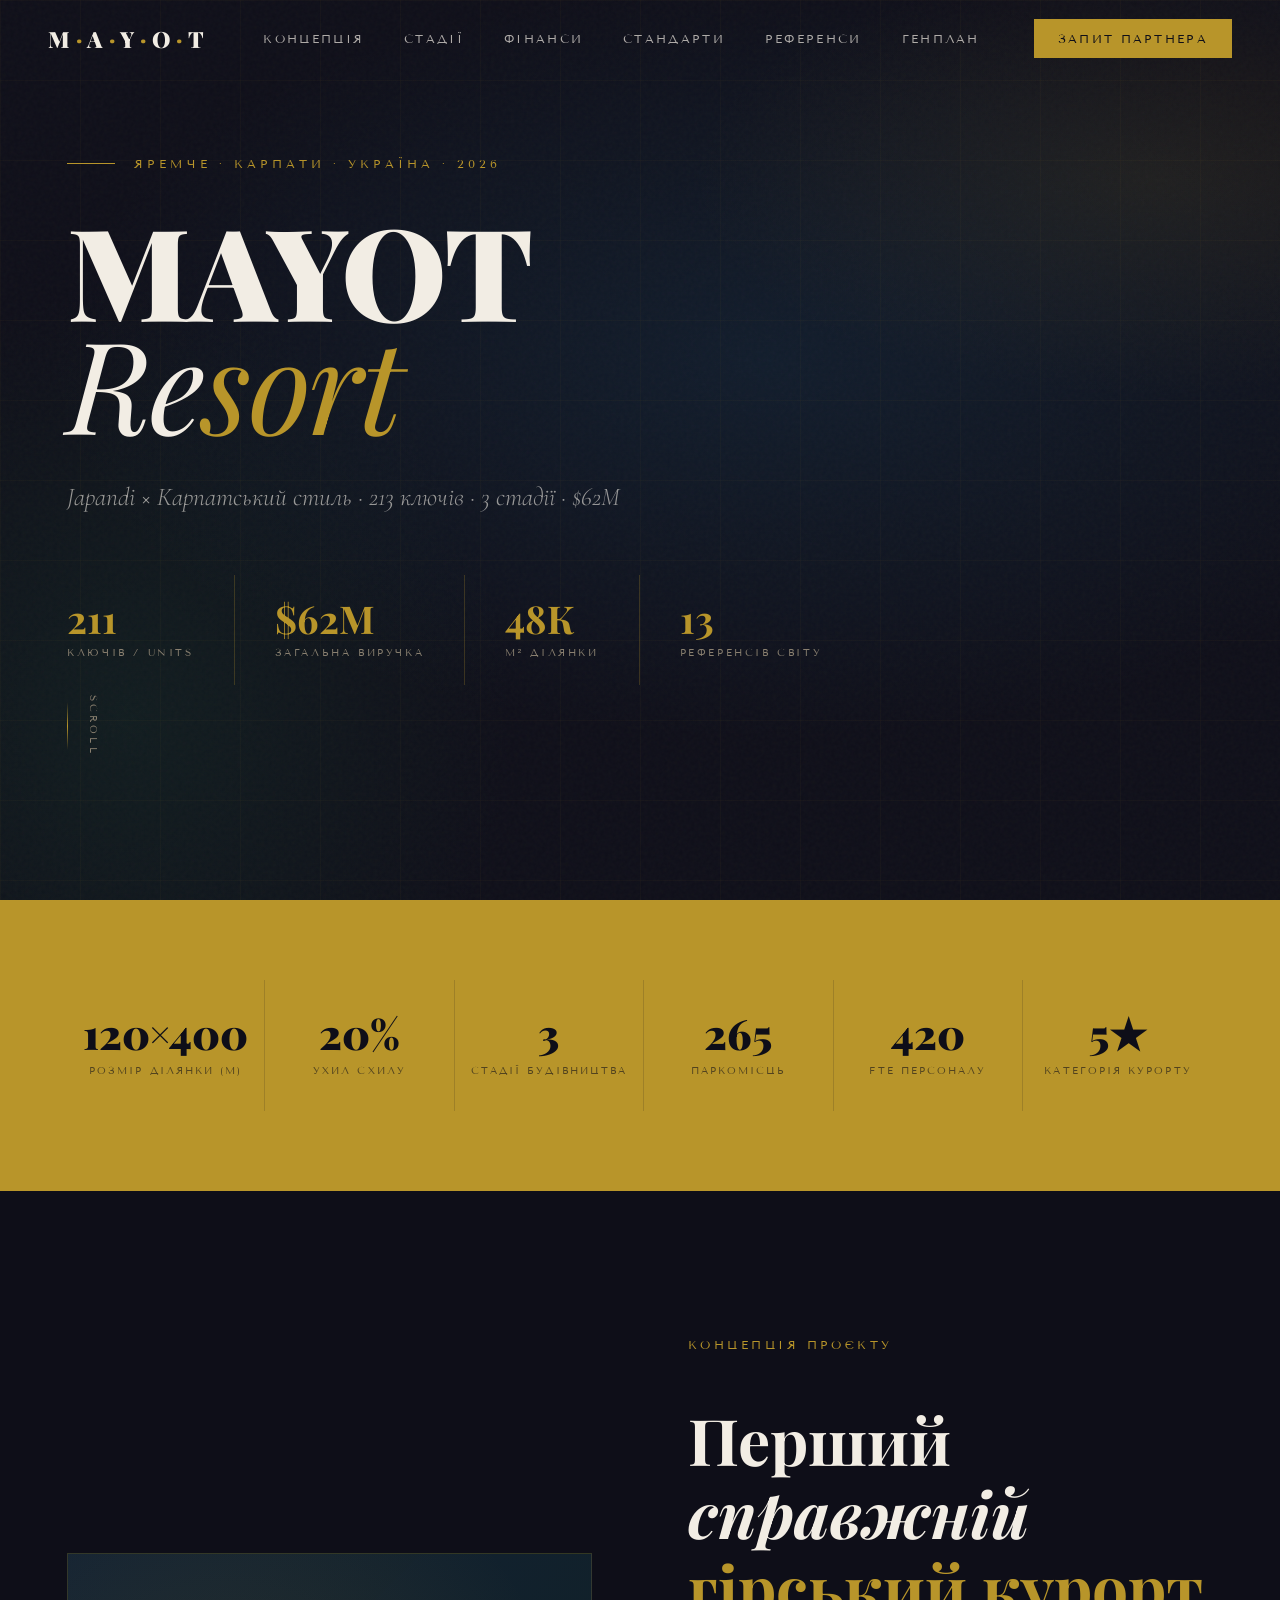
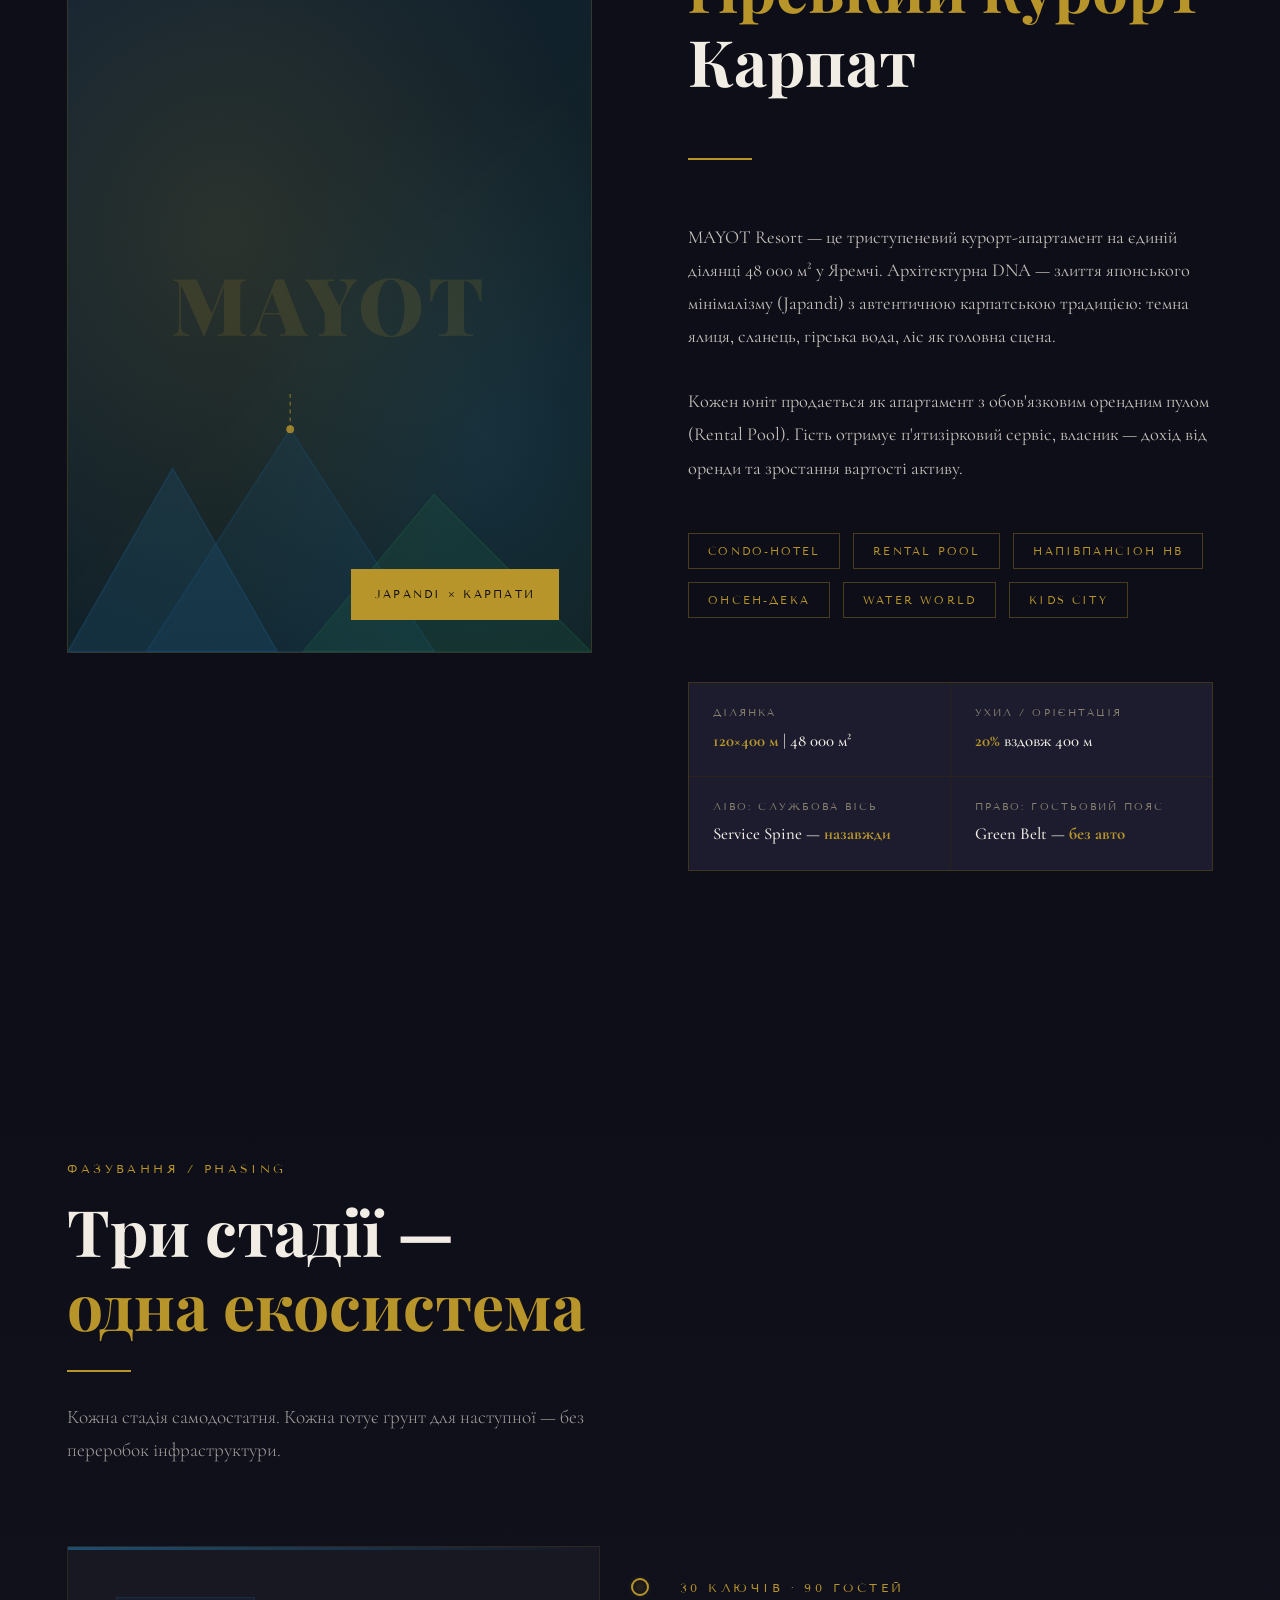
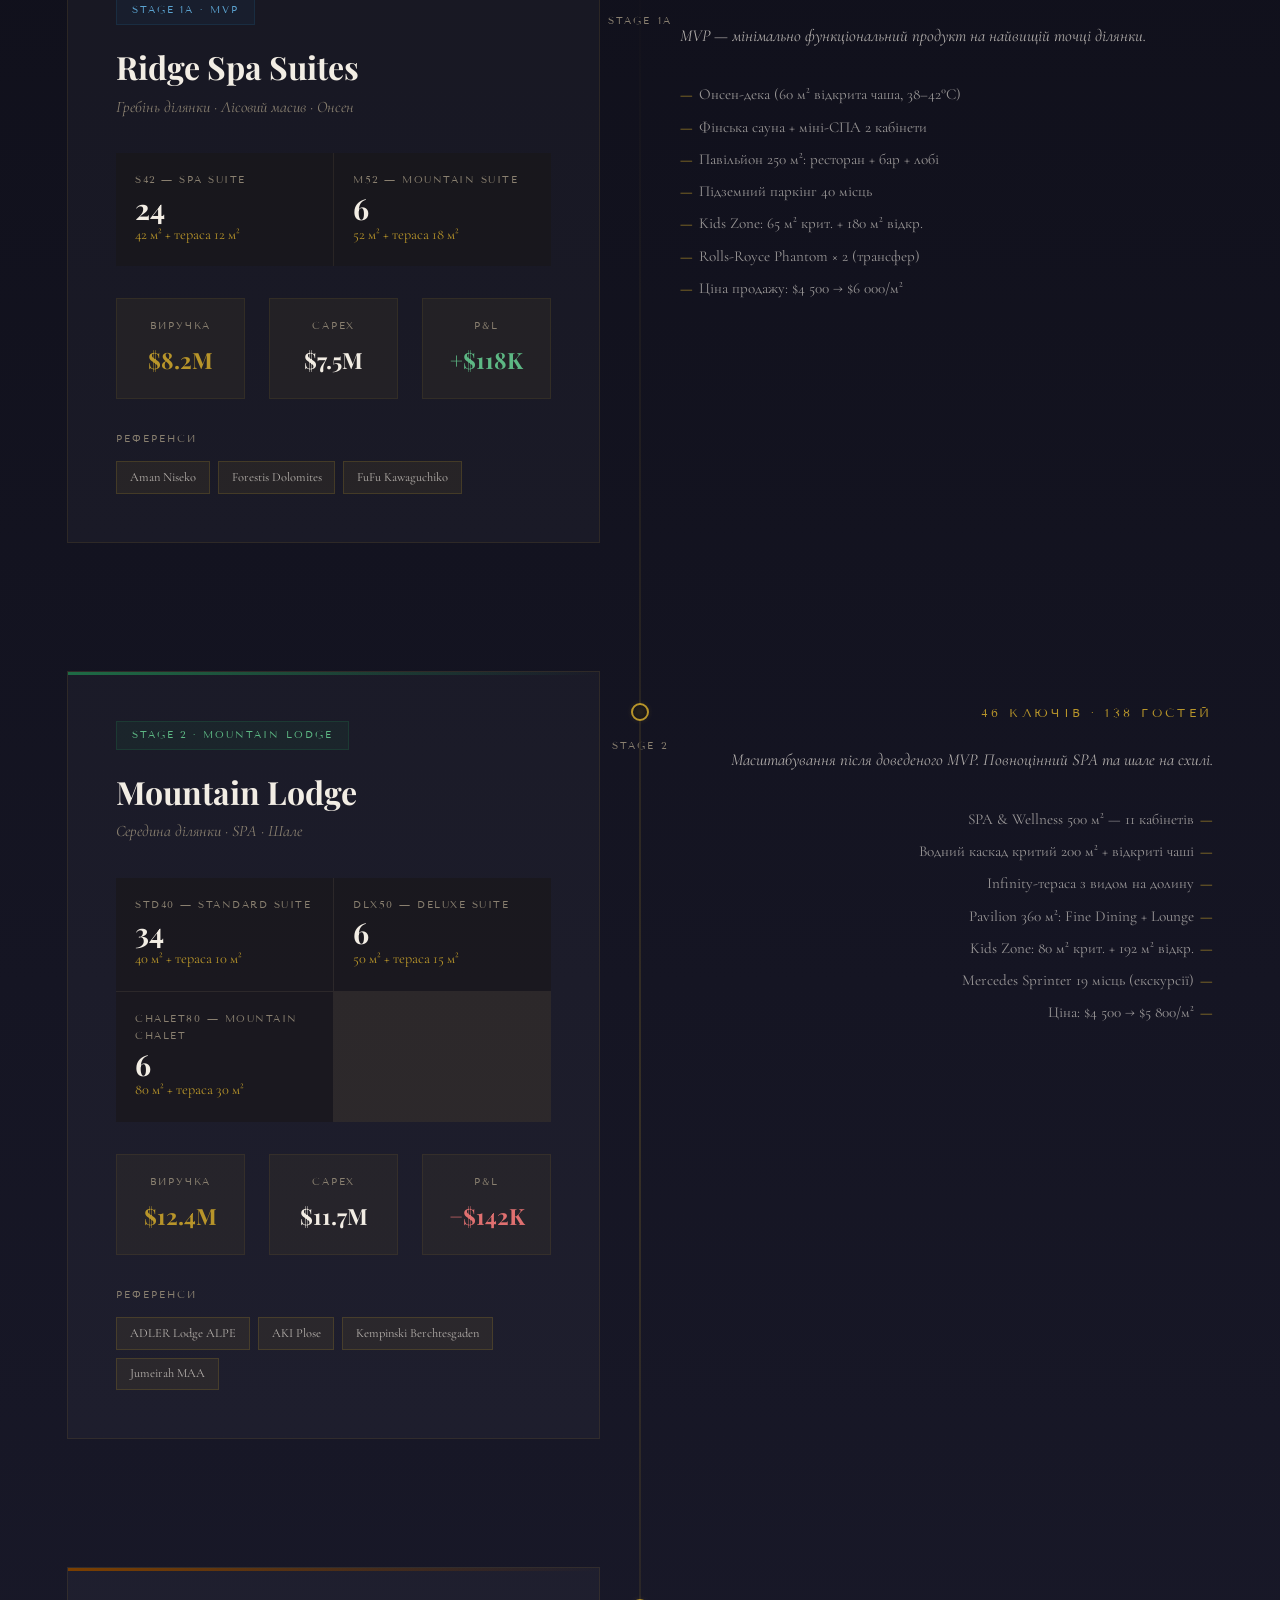
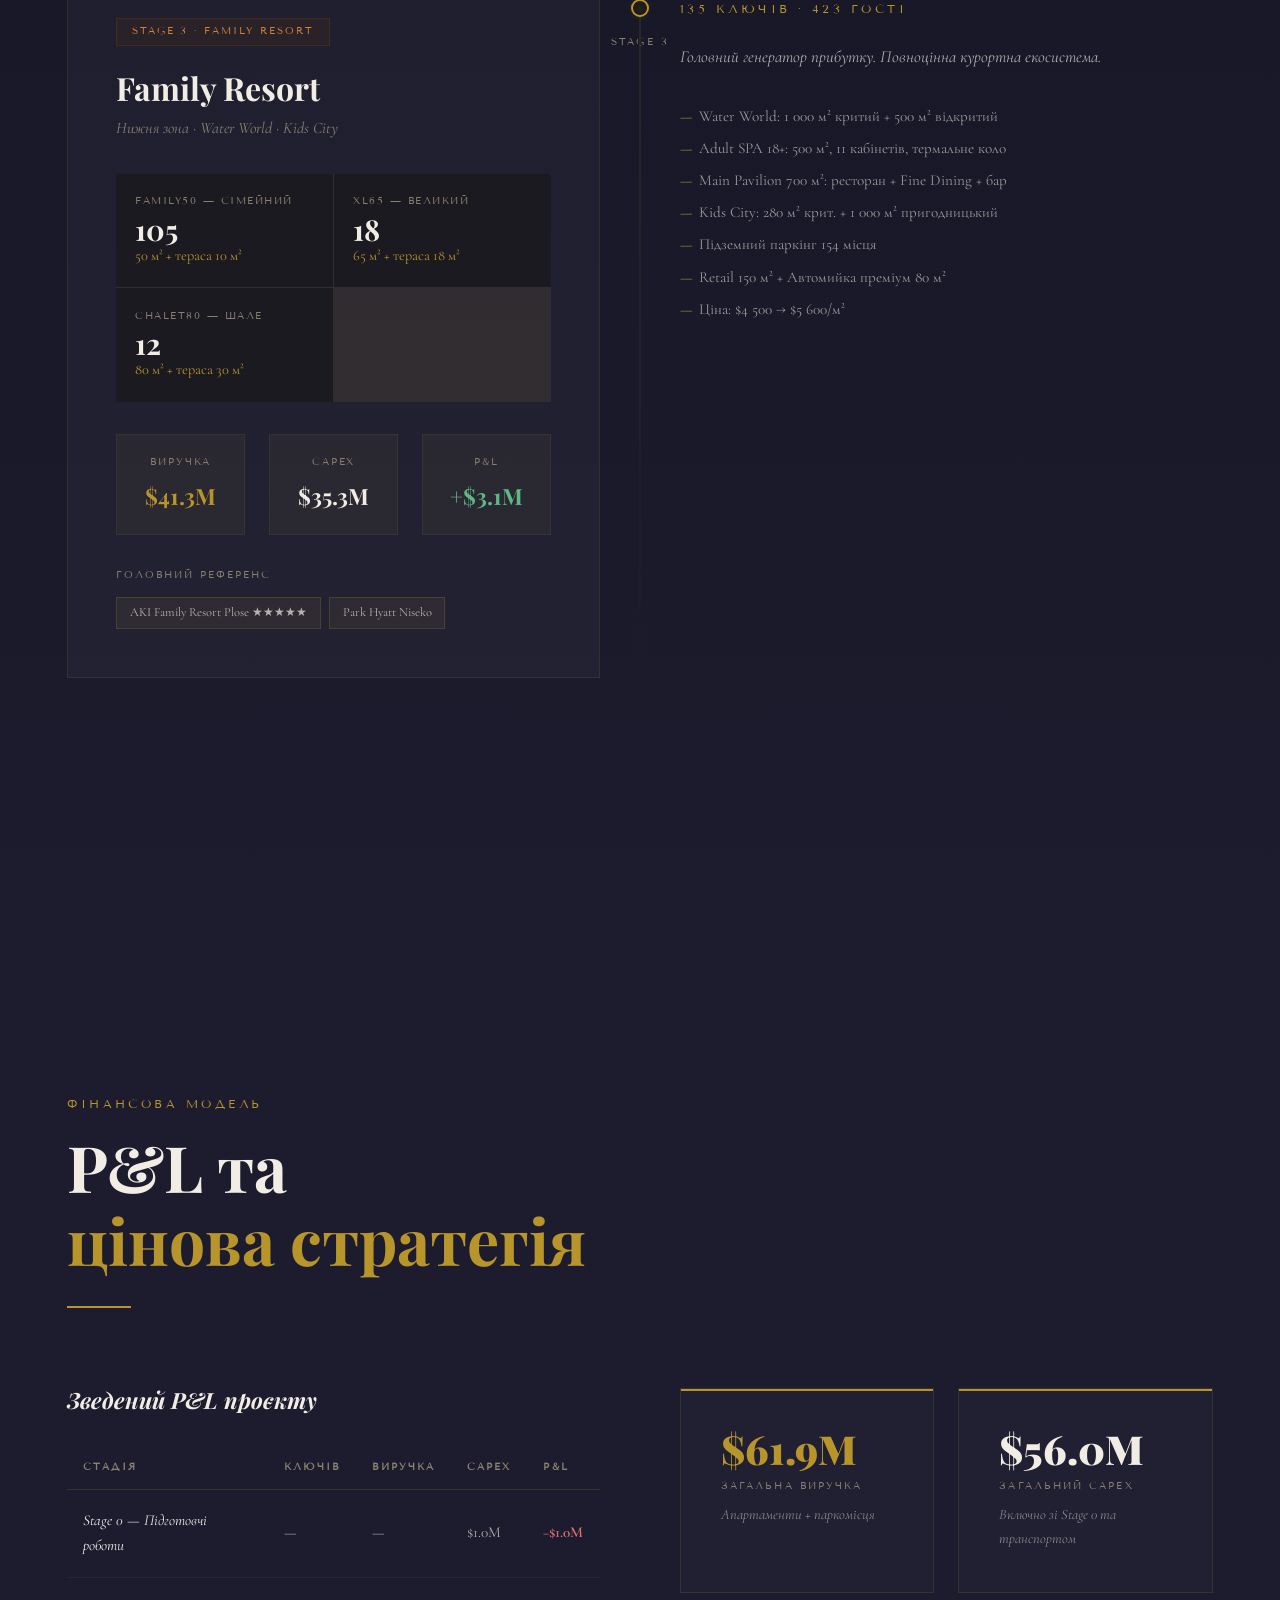
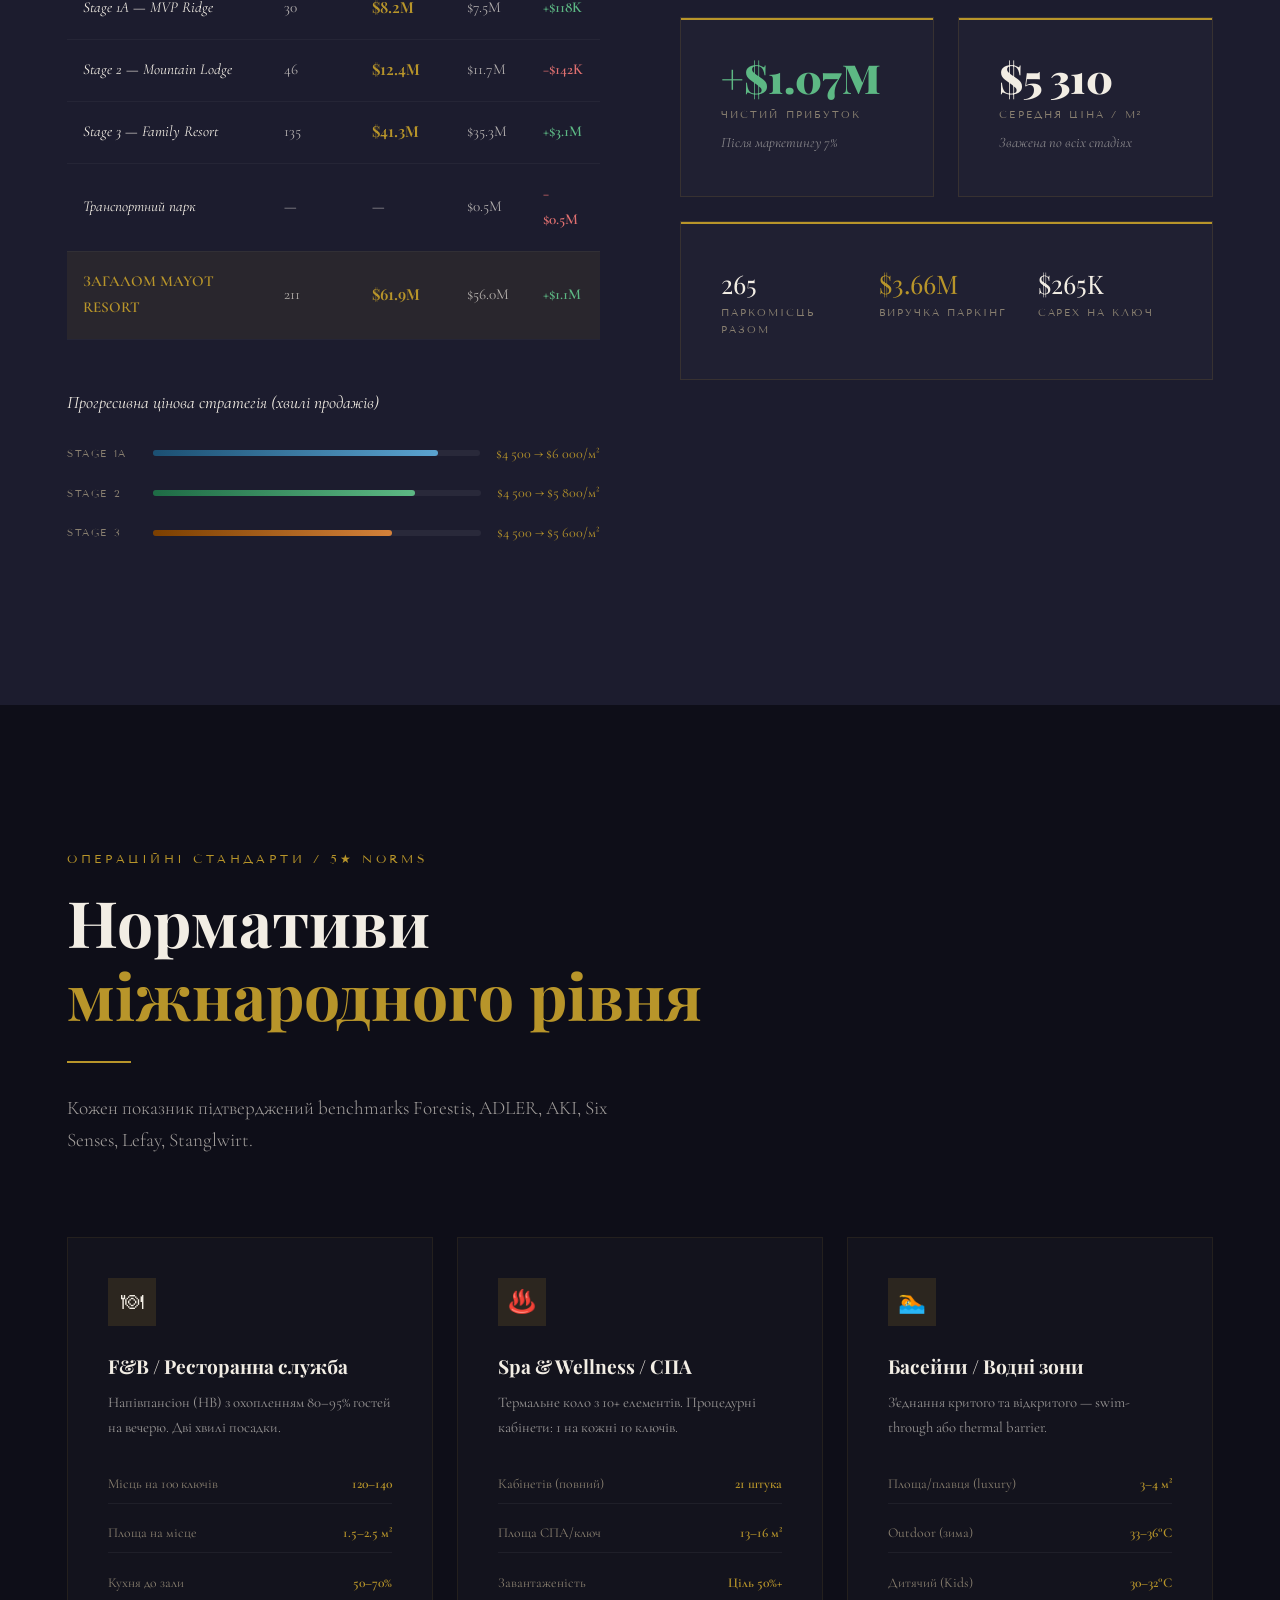
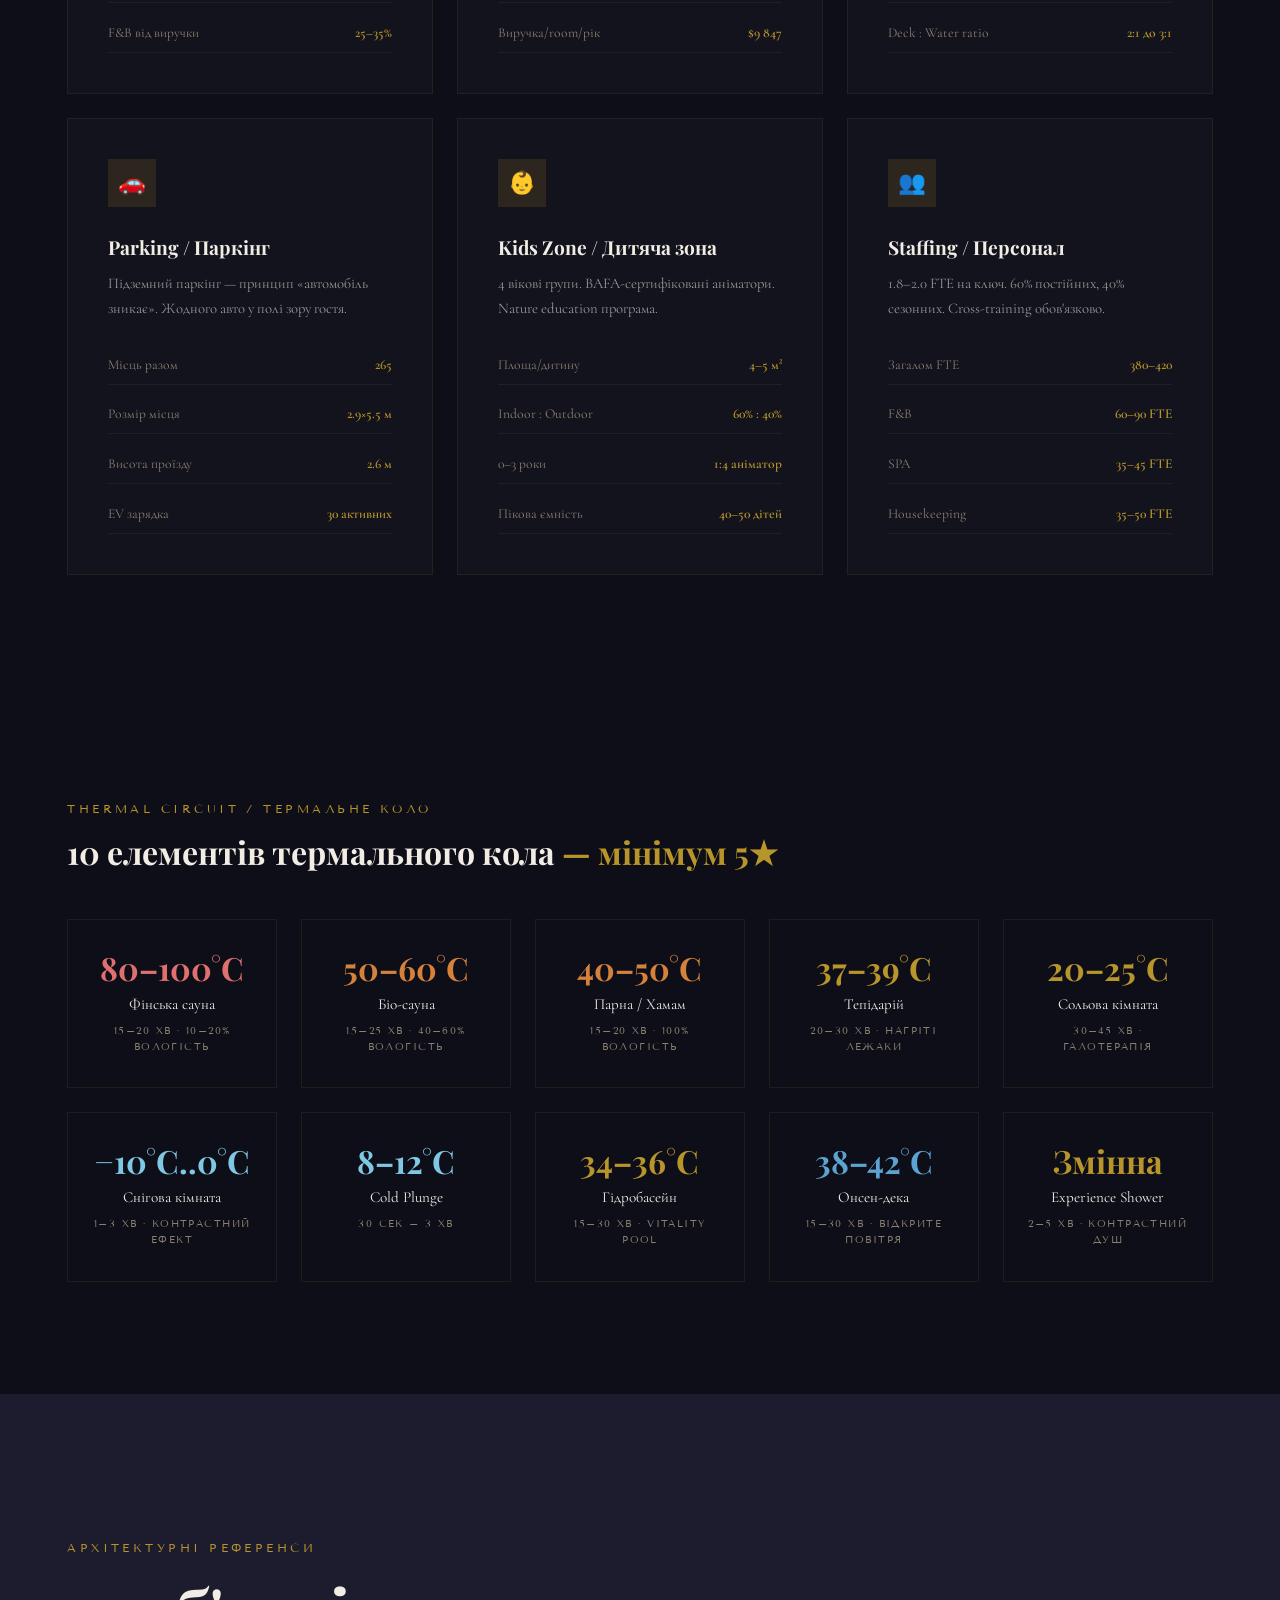
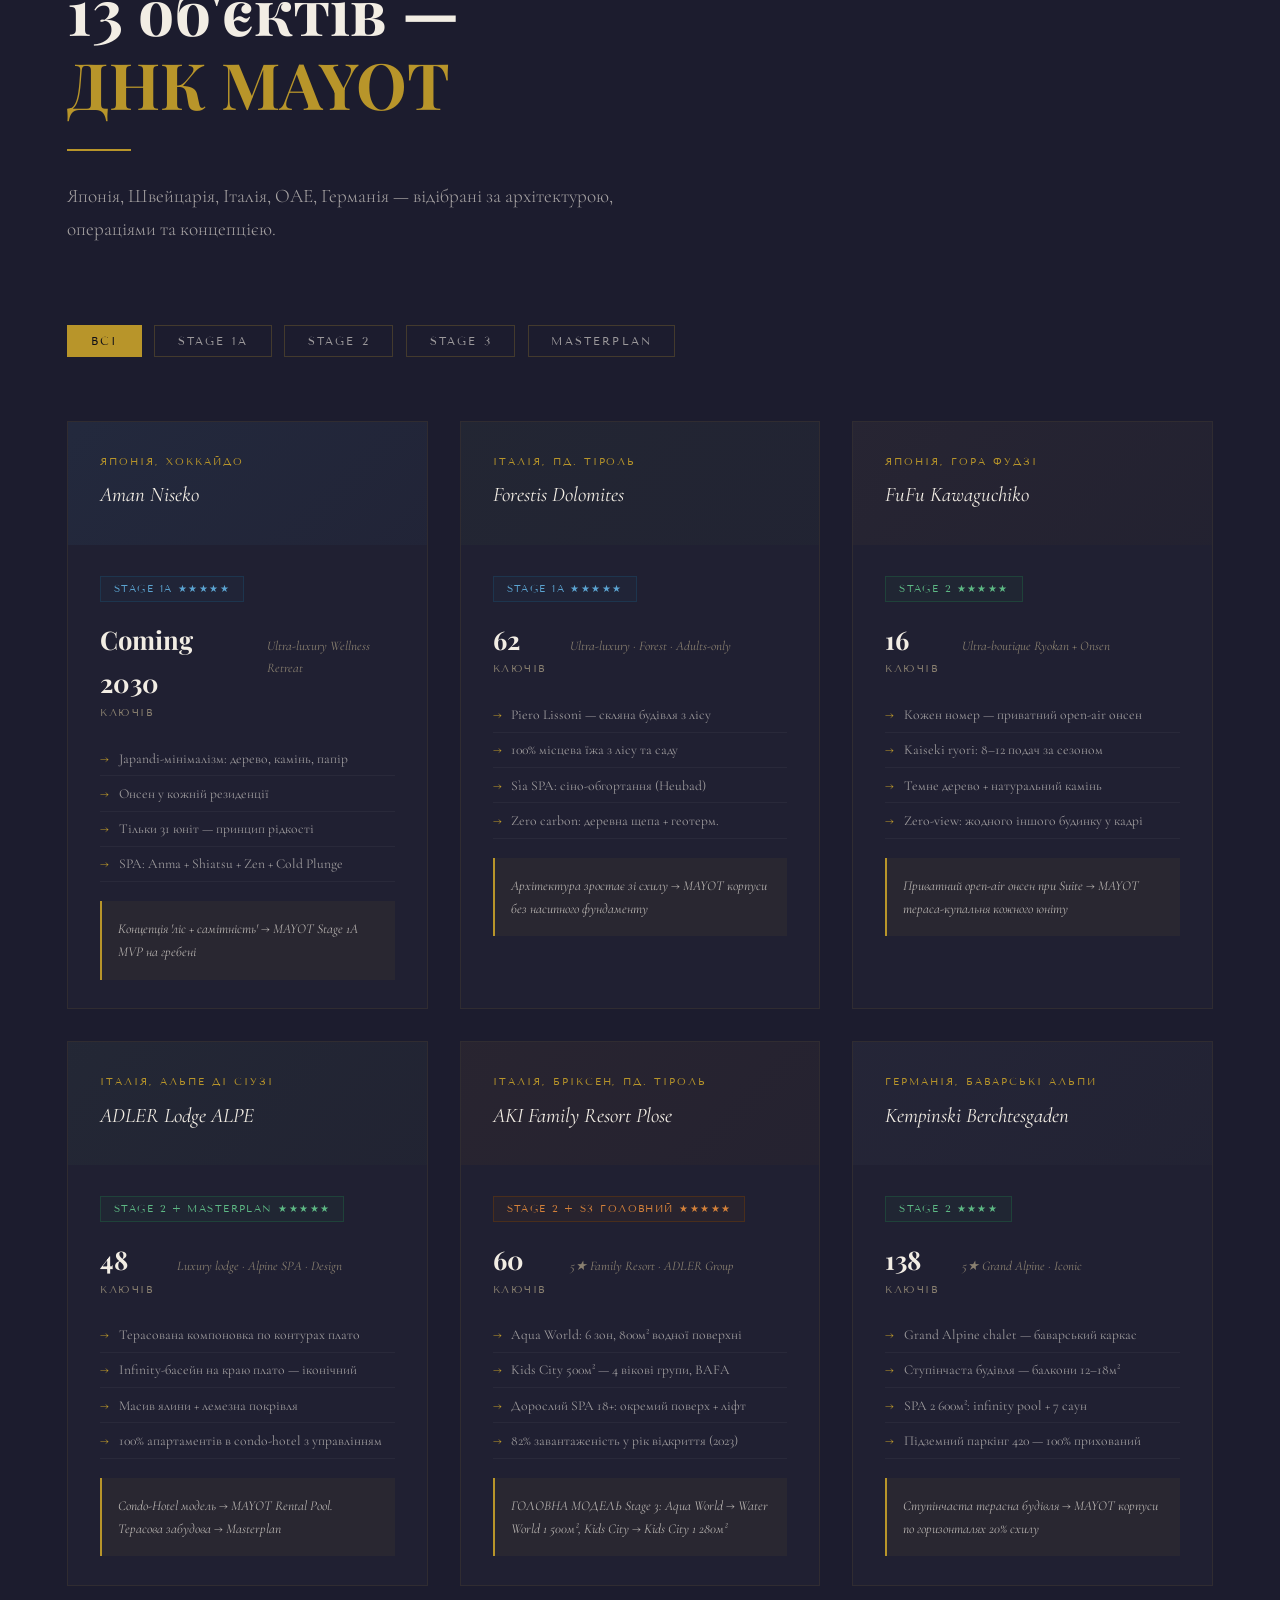
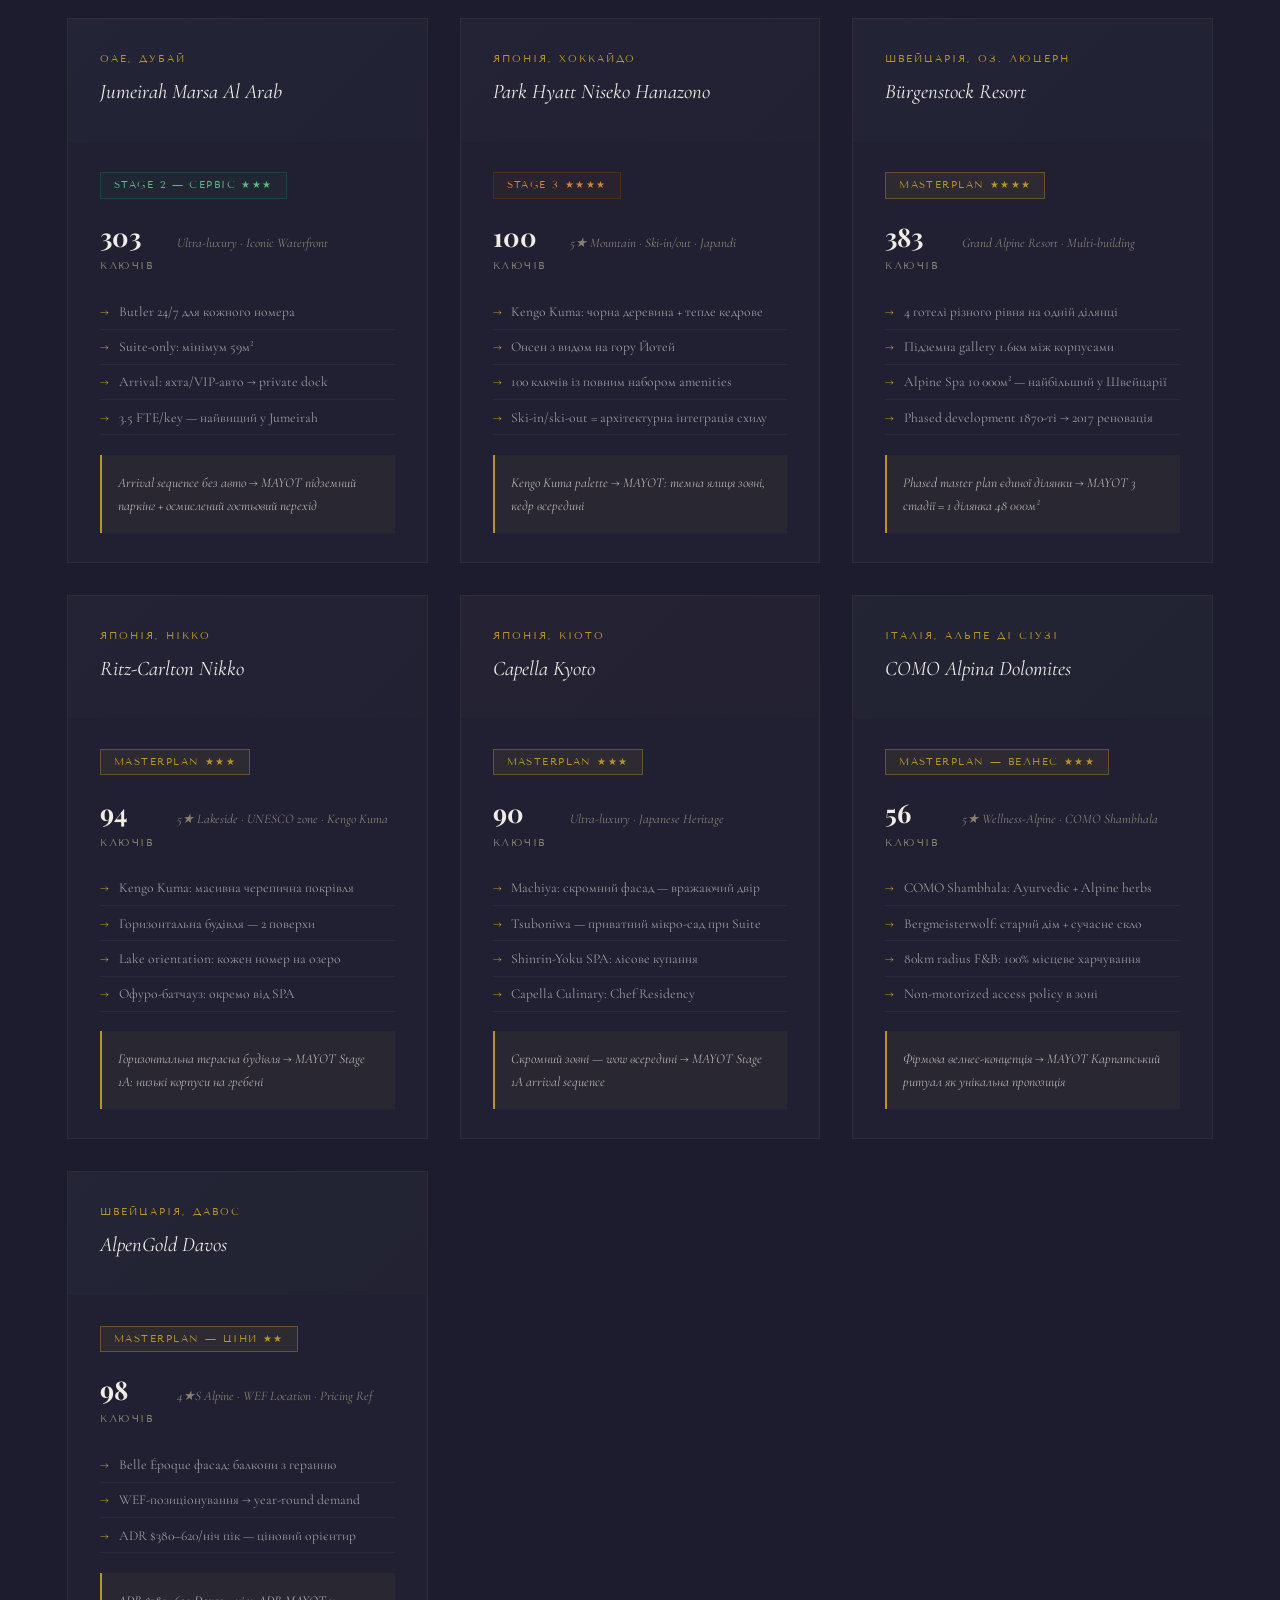
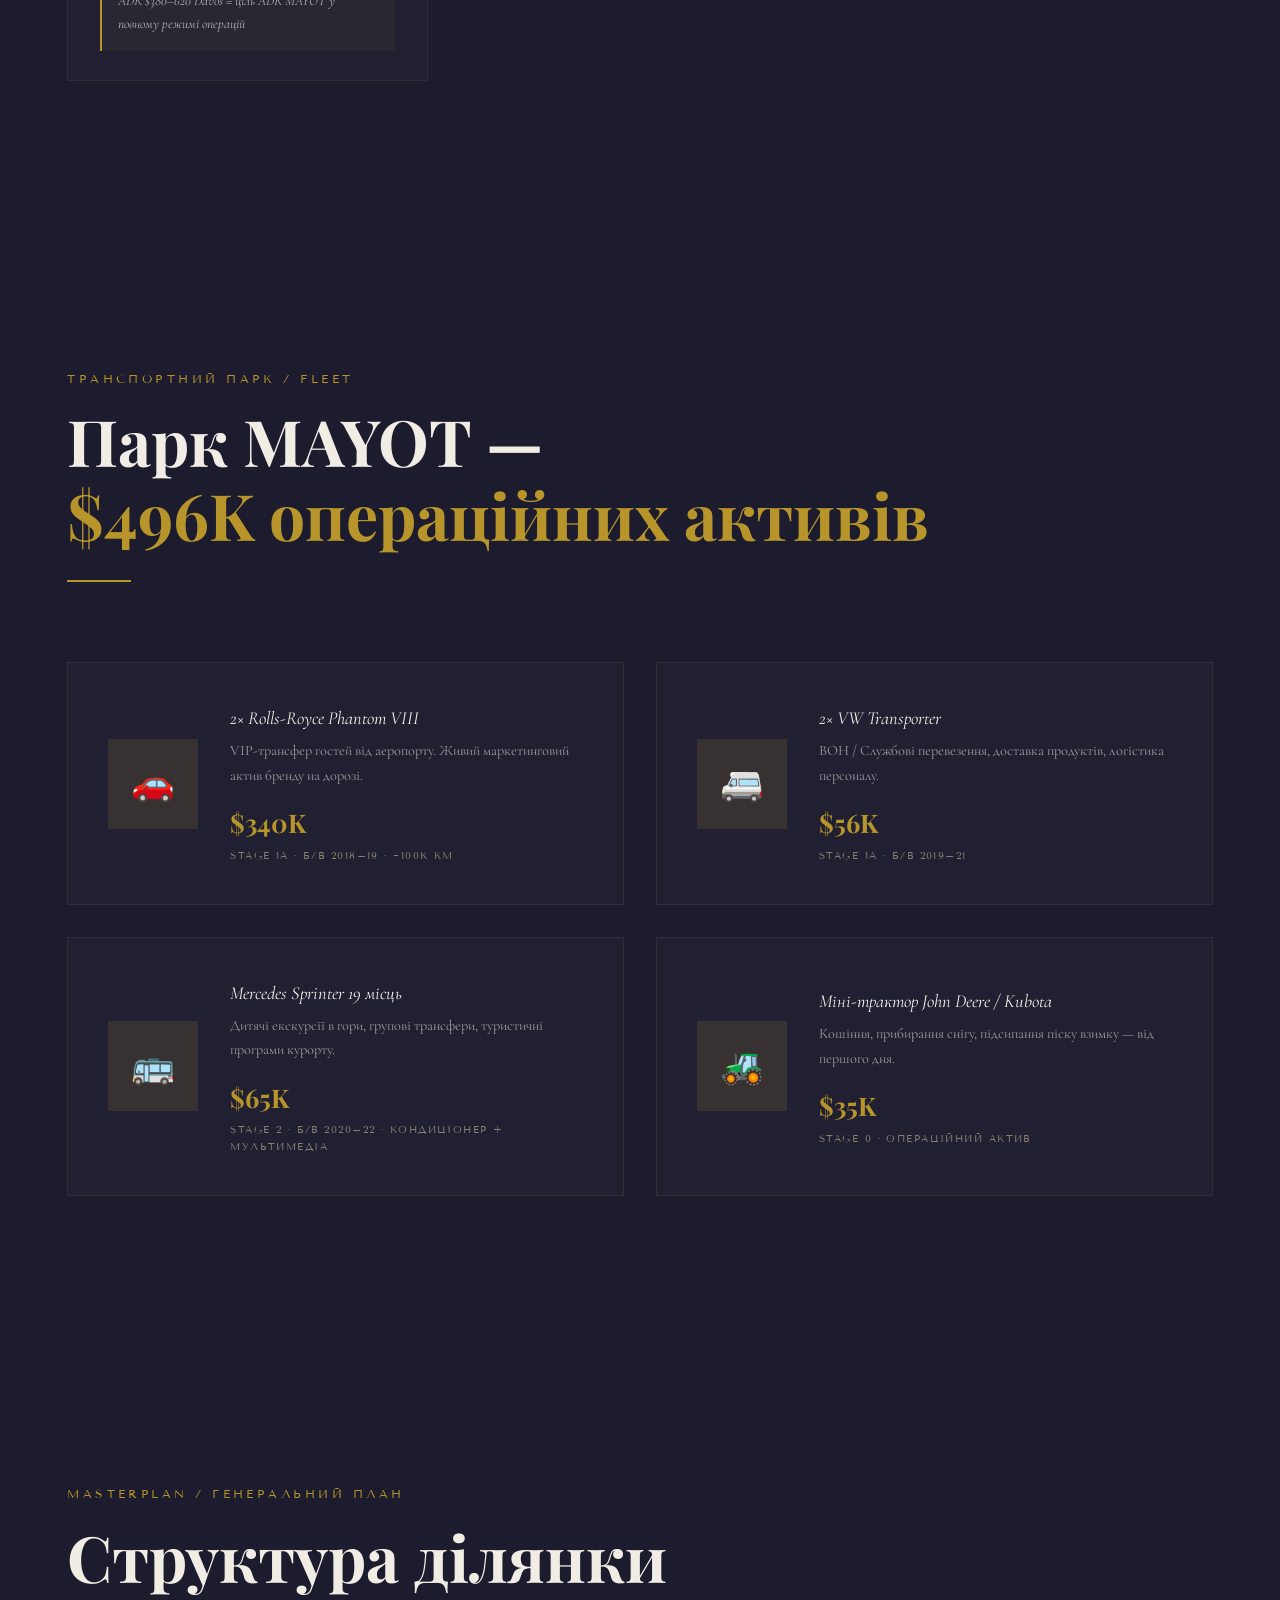
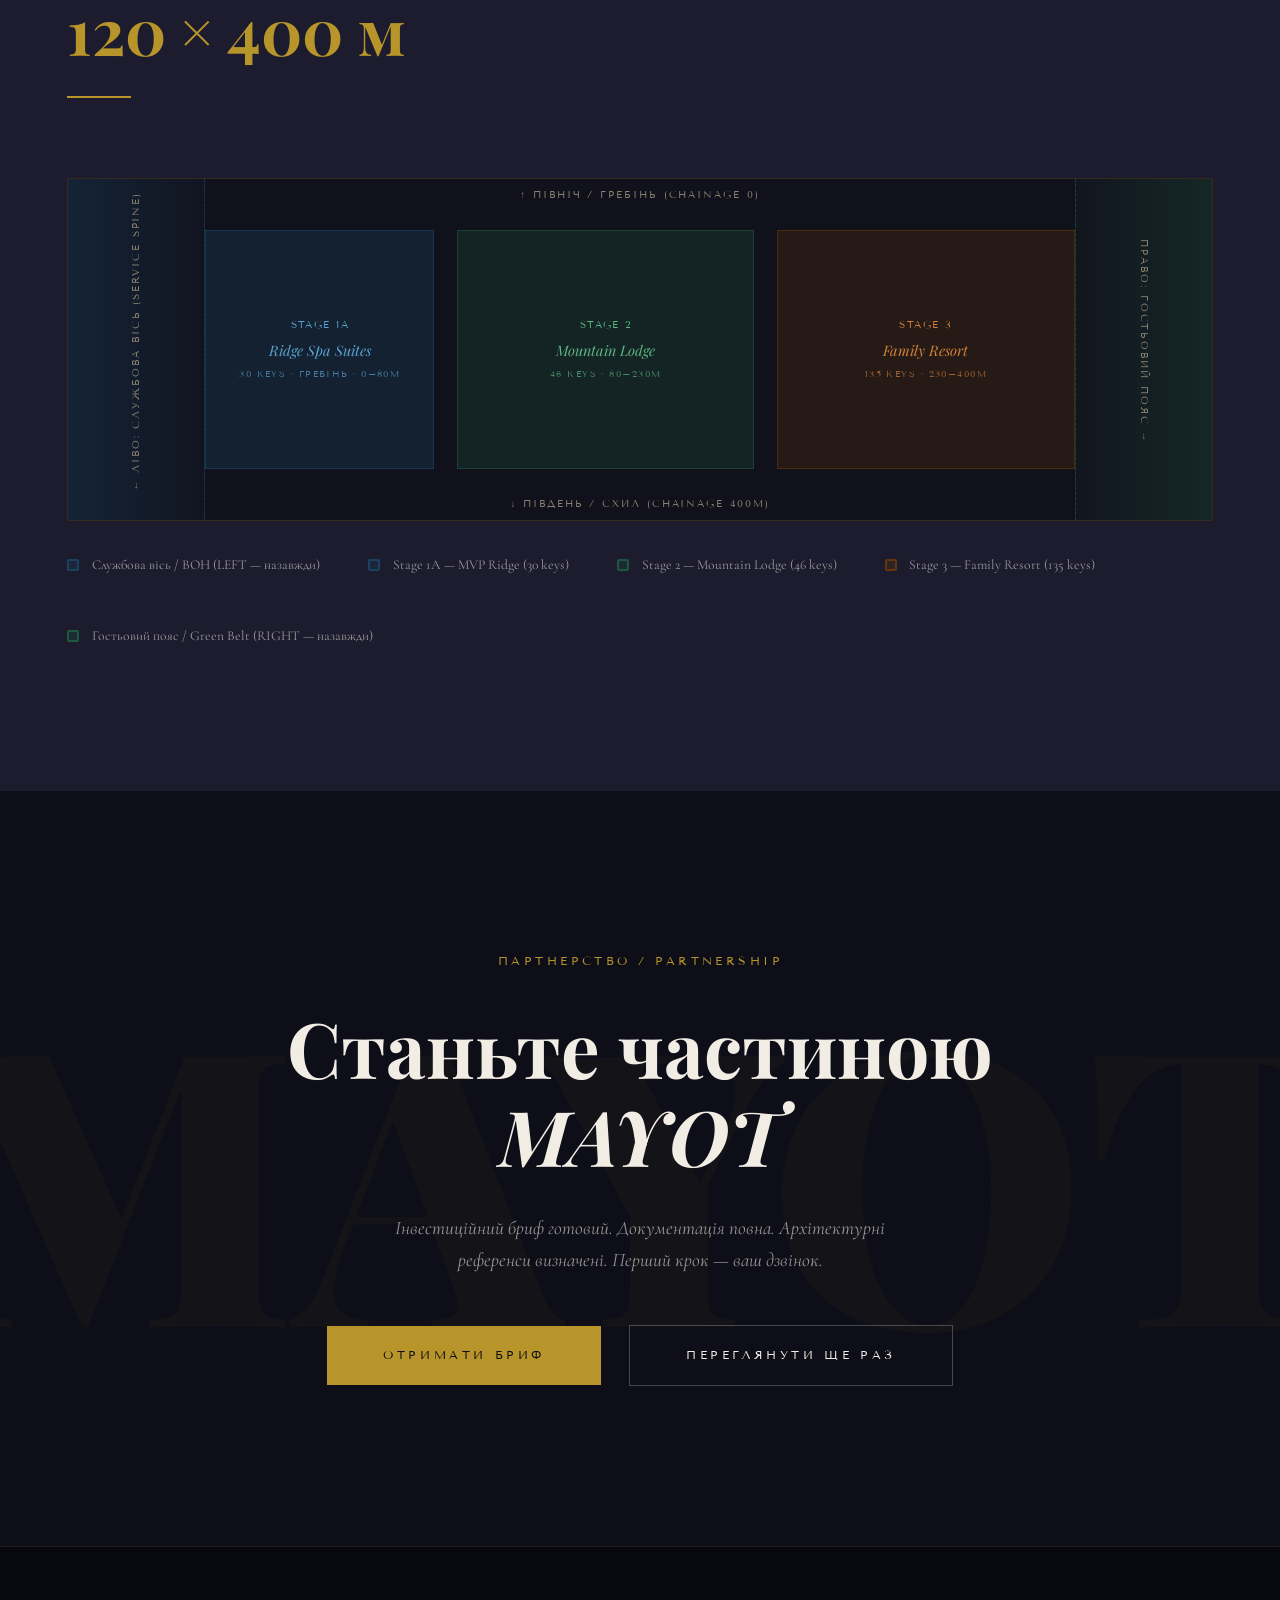
<file: index.html>
<!DOCTYPE html>
<html lang="uk">
<head>
<meta charset="UTF-8">
<meta name="viewport" content="width=device-width, initial-scale=1.0">
<title>MAYOT Resort — Яремче · Карпати</title>
<link href="https://fonts.googleapis.com/css2?family=Cormorant+Garamond:ital,wght@0,300;0,400;0,500;0,600;1,300;1,400&family=Playfair+Display:ital,wght@0,400;0,700;0,900;1,400;1,700&family=Tenor+Sans&display=swap" rel="stylesheet">
<style>
:root {
  --ink: #0E0E18;
  --ink2: #1C1C2E;
  --gold: #B8952A;
  --gold-lt: #D4B060;
  --gold-dim: rgba(184,149,42,0.15);
  --cream: #F2EDE4;
  --cream2: #E8E0D2;
  --stone: #8A8070;
  --s1: #1B4F72;
  --s2: #1E6B45;
  --s3: #7B3F00;
  --s1-lt: rgba(27,79,114,0.12);
  --s2-lt: rgba(30,107,69,0.12);
  --s3-lt: rgba(123,63,0,0.12);
  --w: min(1200px, 92vw);
}

*, *::before, *::after { box-sizing: border-box; margin: 0; padding: 0; }

html { scroll-behavior: smooth; font-size: 16px; }

body {
  background: var(--ink);
  color: var(--cream);
  font-family: 'Cormorant Garamond', Georgia, serif;
  font-weight: 400;
  line-height: 1.7;
  overflow-x: hidden;
}

/* ── SCROLLBAR ─────────────────────────────────────────────────── */
::-webkit-scrollbar { width: 3px; }
::-webkit-scrollbar-track { background: var(--ink); }
::-webkit-scrollbar-thumb { background: var(--gold); border-radius: 2px; }

/* ── REVEAL ANIMATIONS ─────────────────────────────────────────── */
.reveal { opacity: 0; transform: translateY(40px); transition: opacity 0.9s cubic-bezier(.22,1,.36,1), transform 0.9s cubic-bezier(.22,1,.36,1); }
.reveal.visible { opacity: 1; transform: none; }
.reveal-left { opacity: 0; transform: translateX(-50px); transition: opacity 0.9s cubic-bezier(.22,1,.36,1), transform 0.9s cubic-bezier(.22,1,.36,1); }
.reveal-left.visible { opacity: 1; transform: none; }
.reveal-right { opacity: 0; transform: translateX(50px); transition: opacity 0.9s cubic-bezier(.22,1,.36,1), transform 0.9s cubic-bezier(.22,1,.36,1); }
.reveal-right.visible { opacity: 1; transform: none; }
.delay-1 { transition-delay: 0.1s; }
.delay-2 { transition-delay: 0.2s; }
.delay-3 { transition-delay: 0.35s; }
.delay-4 { transition-delay: 0.5s; }
.delay-5 { transition-delay: 0.65s; }
.delay-6 { transition-delay: 0.8s; }

/* ── TYPOGRAPHY ────────────────────────────────────────────────── */
h1, h2, h3, h4 { font-family: 'Playfair Display', Georgia, serif; font-weight: 700; line-height: 1.15; }
.eyebrow { font-family: 'Tenor Sans', sans-serif; font-size: 0.72rem; letter-spacing: 0.3em; text-transform: uppercase; color: var(--gold); margin-bottom: 1rem; display: block; }
.serif { font-family: 'Cormorant Garamond', Georgia, serif; }

/* ── NAVIGATION ────────────────────────────────────────────────── */
nav {
  position: fixed; top: 0; left: 0; right: 0; z-index: 100;
  padding: 1.2rem 3rem;
  display: flex; align-items: center; justify-content: space-between;
  transition: background 0.4s, backdrop-filter 0.4s;
}
nav.scrolled {
  background: rgba(14,14,24,0.92);
  backdrop-filter: blur(20px);
  border-bottom: 1px solid rgba(184,149,42,0.2);
}
.nav-logo {
  font-family: 'Playfair Display', serif;
  font-size: 1.4rem;
  font-weight: 900;
  letter-spacing: 0.25em;
  color: var(--cream);
  text-decoration: none;
}
.nav-logo span { color: var(--gold); }
.nav-links { display: flex; gap: 2.5rem; list-style: none; }
.nav-links a {
  font-family: 'Tenor Sans', sans-serif;
  font-size: 0.72rem;
  letter-spacing: 0.2em;
  text-transform: uppercase;
  color: rgba(242,237,228,0.7);
  text-decoration: none;
  transition: color 0.3s;
}
.nav-links a:hover { color: var(--gold); }
.nav-cta {
  font-family: 'Tenor Sans', sans-serif;
  font-size: 0.72rem;
  letter-spacing: 0.2em;
  text-transform: uppercase;
  background: var(--gold);
  color: var(--ink);
  padding: 0.6rem 1.5rem;
  text-decoration: none;
  transition: background 0.3s, transform 0.3s;
}
.nav-cta:hover { background: var(--gold-lt); transform: translateY(-1px); }

/* ── HERO ──────────────────────────────────────────────────────── */
#hero {
  min-height: 100vh;
  display: grid;
  grid-template-rows: 1fr auto;
  position: relative;
  overflow: hidden;
  background: var(--ink);
}
.hero-bg {
  position: absolute; inset: 0;
  background:
    radial-gradient(ellipse 80% 60% at 60% 40%, rgba(27,79,114,0.22) 0%, transparent 70%),
    radial-gradient(ellipse 50% 80% at 10% 80%, rgba(30,107,69,0.15) 0%, transparent 60%),
    radial-gradient(ellipse 60% 40% at 90% 20%, rgba(184,149,42,0.1) 0%, transparent 60%);
}
.hero-grid {
  position: absolute; inset: 0;
  background-image:
    linear-gradient(rgba(184,149,42,0.04) 1px, transparent 1px),
    linear-gradient(90deg, rgba(184,149,42,0.04) 1px, transparent 1px);
  background-size: 80px 80px;
}
.hero-noise {
  position: absolute; inset: 0;
  background-image: url("data:image/svg+xml,%3Csvg viewBox='0 0 256 256' xmlns='http://www.w3.org/2000/svg'%3E%3Cfilter id='noise'%3E%3CfeTurbulence type='fractalNoise' baseFrequency='0.9' numOctaves='4' stitchTiles='stitch'/%3E%3C/filter%3E%3Crect width='100%25' height='100%25' filter='url(%23noise)' opacity='0.03'/%3E%3C/svg%3E");
  pointer-events: none;
}
.hero-content {
  position: relative; z-index: 2;
  display: flex;
  flex-direction: column;
  justify-content: center;
  align-items: flex-start;
  max-width: var(--w);
  margin: 0 auto;
  width: 100%;
  padding: 12rem 0 6rem;
}
.hero-kicker {
  display: flex; align-items: center; gap: 1.2rem;
  margin-bottom: 2.5rem;
  opacity: 0;
  animation: fadeUp 1s 0.3s forwards cubic-bezier(.22,1,.36,1);
}
.hero-kicker-line { width: 48px; height: 1px; background: var(--gold); }
.hero-kicker-text { font-family: 'Tenor Sans', sans-serif; font-size: 0.72rem; letter-spacing: 0.35em; text-transform: uppercase; color: var(--gold); }
.hero-title {
  font-size: clamp(4rem, 10vw, 9.5rem);
  font-weight: 900;
  line-height: 0.88;
  letter-spacing: -0.02em;
  color: var(--cream);
  opacity: 0;
  animation: fadeUp 1.1s 0.5s forwards cubic-bezier(.22,1,.36,1);
  margin-bottom: 0.3rem;
}
.hero-title .gold { color: var(--gold); }
.hero-title .italic { font-style: italic; font-weight: 400; }
.hero-sub {
  font-size: clamp(1.1rem, 2vw, 1.6rem);
  color: rgba(242,237,228,0.6);
  font-weight: 300;
  font-style: italic;
  margin: 2rem 0 3.5rem;
  opacity: 0;
  animation: fadeUp 1s 0.7s forwards cubic-bezier(.22,1,.36,1);
}
.hero-stats {
  display: grid;
  grid-template-columns: repeat(4, auto);
  gap: 0;
  opacity: 0;
  animation: fadeUp 1s 0.9s forwards cubic-bezier(.22,1,.36,1);
}
.hero-stat {
  padding: 1.5rem 2.5rem;
  border-left: 1px solid rgba(184,149,42,0.25);
}
.hero-stat:first-child { padding-left: 0; border-left: none; }
.hero-stat-num { font-family: 'Playfair Display', serif; font-size: 2.4rem; font-weight: 700; color: var(--gold); line-height: 1; }
.hero-stat-label { font-family: 'Tenor Sans', sans-serif; font-size: 0.65rem; letter-spacing: 0.25em; text-transform: uppercase; color: var(--stone); margin-top: 0.4rem; }
.hero-scroll {
  position: relative; z-index: 2;
  padding: 2.5rem 0;
  max-width: var(--w);
  margin: 0 auto;
  width: 100%;
  display: flex;
  align-items: center;
  gap: 1rem;
  opacity: 0;
  animation: fadeIn 1s 1.4s forwards;
}
.hero-scroll-line { width: 1px; height: 48px; background: linear-gradient(to bottom, transparent, var(--gold), transparent); animation: scrollPulse 2s infinite; }
.hero-scroll-text { font-family: 'Tenor Sans', sans-serif; font-size: 0.65rem; letter-spacing: 0.3em; text-transform: uppercase; color: var(--stone); writing-mode: vertical-rl; }

@keyframes fadeUp { from { opacity: 0; transform: translateY(30px); } to { opacity: 1; transform: none; } }
@keyframes fadeIn { from { opacity: 0; } to { opacity: 1; } }
@keyframes scrollPulse { 0%, 100% { opacity: 0.3; } 50% { opacity: 1; } }
@keyframes floatY { 0%, 100% { transform: translateY(0); } 50% { transform: translateY(-8px); } }
@keyframes spin { to { transform: rotate(360deg); } }

/* ── SECTIONS ──────────────────────────────────────────────────── */
section { padding: 9rem 0; }
.container { max-width: var(--w); margin: 0 auto; width: 100%; padding: 0 1rem; }
.section-header { margin-bottom: 5rem; }
.section-title { font-size: clamp(2.4rem, 5vw, 4.5rem); color: var(--cream); }
.section-title .gold { color: var(--gold); }
.section-desc { font-size: 1.2rem; color: rgba(242,237,228,0.65); max-width: 560px; margin-top: 1.2rem; font-weight: 300; }
.gold-rule { width: 64px; height: 2px; background: var(--gold); margin: 1.8rem 0; }

/* ── ABOUT / CONCEPT ───────────────────────────────────────────── */
#concept { background: var(--ink); }
.concept-grid { display: grid; grid-template-columns: 1fr 1fr; gap: 6rem; align-items: center; }
.concept-visual {
  position: relative;
  aspect-ratio: 3/4;
  background: linear-gradient(135deg, rgba(27,79,114,0.3), rgba(30,107,69,0.2));
  border: 1px solid rgba(184,149,42,0.2);
  overflow: hidden;
}
.concept-visual::before {
  content: '';
  position: absolute; inset: 0;
  background:
    radial-gradient(ellipse 70% 60% at 30% 40%, rgba(184,149,42,0.15), transparent),
    radial-gradient(ellipse 50% 50% at 80% 70%, rgba(27,79,114,0.3), transparent);
}
.cv-mountains {
  position: absolute;
  bottom: 0; left: 0; right: 0;
}
.cv-text {
  position: absolute;
  top: 50%; left: 50%;
  transform: translate(-50%, -50%);
  text-align: center;
}
.cv-big { font-family: 'Playfair Display', serif; font-size: 5rem; font-weight: 900; color: rgba(184,149,42,0.15); line-height: 1; letter-spacing: 0.05em; }
.cv-badge {
  position: absolute;
  bottom: 2rem; right: 2rem;
  background: var(--gold);
  color: var(--ink);
  padding: 1rem 1.5rem;
  font-family: 'Tenor Sans', sans-serif;
  font-size: 0.7rem;
  letter-spacing: 0.2em;
  text-transform: uppercase;
}
.concept-content { display: flex; flex-direction: column; gap: 2rem; }
.concept-p { font-size: 1.15rem; color: rgba(242,237,228,0.8); line-height: 1.8; }
.concept-tags { display: flex; flex-wrap: wrap; gap: 0.8rem; margin-top: 1rem; }
.concept-tag {
  padding: 0.5rem 1.2rem;
  border: 1px solid rgba(184,149,42,0.35);
  font-family: 'Tenor Sans', sans-serif;
  font-size: 0.68rem;
  letter-spacing: 0.2em;
  text-transform: uppercase;
  color: var(--gold);
}
.site-params {
  display: grid;
  grid-template-columns: repeat(2, 1fr);
  gap: 1px;
  background: rgba(184,149,42,0.15);
  border: 1px solid rgba(184,149,42,0.15);
  margin-top: 2rem;
}
.param-item {
  background: var(--ink2);
  padding: 1.3rem 1.5rem;
}
.param-label { font-family: 'Tenor Sans', sans-serif; font-size: 0.65rem; letter-spacing: 0.2em; text-transform: uppercase; color: var(--stone); margin-bottom: 0.3rem; }
.param-value { font-size: 1.05rem; color: var(--cream); font-weight: 500; }
.param-value strong { color: var(--gold); }

/* ── NUMBERS BAR ───────────────────────────────────────────────── */
#numbers {
  background: var(--gold);
  padding: 5rem 0;
}
.numbers-grid { display: grid; grid-template-columns: repeat(6, 1fr); gap: 0; }
.num-item {
  text-align: center;
  padding: 2rem 1rem;
  border-right: 1px solid rgba(14,14,24,0.15);
}
.num-item:last-child { border-right: none; }
.num-big { font-family: 'Playfair Display', serif; font-size: 2.6rem; font-weight: 900; color: var(--ink); line-height: 1; }
.num-label { font-family: 'Tenor Sans', sans-serif; font-size: 0.65rem; letter-spacing: 0.2em; text-transform: uppercase; color: rgba(14,14,24,0.6); margin-top: 0.5rem; }

/* ── STAGES ────────────────────────────────────────────────────── */
#stages { background: linear-gradient(180deg, var(--ink) 0%, var(--ink2) 100%); }
.stages-timeline { position: relative; }
.stages-timeline::before {
  content: '';
  position: absolute;
  left: 50%;
  top: 0; bottom: 0;
  width: 1px;
  background: linear-gradient(to bottom, transparent, rgba(184,149,42,0.4), transparent);
  transform: translateX(-50%);
}
.stage-item {
  display: grid;
  grid-template-columns: 1fr 80px 1fr;
  align-items: start;
  gap: 0;
  margin-bottom: 8rem;
}
.stage-item:nth-child(even) .stage-content { grid-column: 3; }
.stage-item:nth-child(even) .stage-center { grid-column: 2; grid-row: 1; }
.stage-item:nth-child(even) .stage-card { grid-column: 1; grid-row: 1; }
.stage-center {
  display: flex;
  flex-direction: column;
  align-items: center;
  gap: 0;
  padding-top: 2rem;
}
.stage-dot {
  width: 18px; height: 18px;
  border-radius: 50%;
  border: 2px solid var(--gold);
  background: var(--ink);
  position: relative;
  z-index: 2;
  animation: floatY 3s ease-in-out infinite;
}
.stage-dot::before {
  content: '';
  position: absolute;
  inset: -6px;
  border-radius: 50%;
  background: radial-gradient(var(--gold-dim), transparent 70%);
}
.stage-num { font-family: 'Tenor Sans', sans-serif; font-size: 0.65rem; letter-spacing: 0.2em; text-transform: uppercase; color: var(--stone); margin-top: 1rem; white-space: nowrap; }
.stage-card {
  background: rgba(255,255,255,0.03);
  border: 1px solid rgba(184,149,42,0.12);
  padding: 3rem;
  transition: border-color 0.4s, background 0.4s;
  position: relative;
  overflow: hidden;
}
.stage-card::before {
  content: '';
  position: absolute;
  top: 0; left: 0; right: 0;
  height: 3px;
}
.stage-card.s1::before { background: linear-gradient(90deg, var(--s1), transparent); }
.stage-card.s2::before { background: linear-gradient(90deg, var(--s2), transparent); }
.stage-card.s3::before { background: linear-gradient(90deg, var(--s3), transparent); }
.stage-card:hover { border-color: rgba(184,149,42,0.3); background: rgba(255,255,255,0.05); }
.stage-tag {
  display: inline-block;
  padding: 0.3rem 0.9rem;
  font-family: 'Tenor Sans', sans-serif;
  font-size: 0.62rem;
  letter-spacing: 0.2em;
  text-transform: uppercase;
  margin-bottom: 1.5rem;
}
.s1 .stage-tag { background: var(--s1-lt); color: #5BA3D0; border: 1px solid rgba(27,79,114,0.3); }
.s2 .stage-tag { background: var(--s2-lt); color: #5DB884; border: 1px solid rgba(30,107,69,0.3); }
.s3 .stage-tag { background: var(--s3-lt); color: #D4813A; border: 1px solid rgba(123,63,0,0.3); }
.stage-title { font-size: 2rem; color: var(--cream); margin-bottom: 0.5rem; }
.stage-subtitle { font-size: 1rem; color: var(--stone); margin-bottom: 2rem; font-style: italic; }
.stage-units { display: grid; grid-template-columns: repeat(auto-fill, minmax(160px, 1fr)); gap: 1px; background: rgba(184,149,42,0.1); margin: 2rem 0; }
.unit-item { background: rgba(14,14,24,0.6); padding: 1.2rem; }
.unit-type { font-family: 'Tenor Sans', sans-serif; font-size: 0.62rem; letter-spacing: 0.15em; text-transform: uppercase; color: var(--stone); margin-bottom: 0.3rem; }
.unit-count { font-family: 'Playfair Display', serif; font-size: 1.8rem; font-weight: 700; color: var(--cream); line-height: 1; }
.unit-size { font-size: 0.9rem; color: var(--gold); }
.stage-financials { display: grid; grid-template-columns: repeat(3, 1fr); gap: 1.5rem; margin-top: 2rem; }
.sf-item { text-align: center; padding: 1.2rem; background: rgba(184,149,42,0.06); border: 1px solid rgba(184,149,42,0.1); }
.sf-label { font-family: 'Tenor Sans', sans-serif; font-size: 0.6rem; letter-spacing: 0.2em; text-transform: uppercase; color: var(--stone); margin-bottom: 0.4rem; }
.sf-value { font-family: 'Playfair Display', serif; font-size: 1.4rem; font-weight: 700; color: var(--cream); }
.sf-value.positive { color: #5DB884; }
.sf-value.negative { color: #E07070; }
.sf-value.gold { color: var(--gold); }
.stage-refs { margin-top: 2rem; }
.refs-label { font-family: 'Tenor Sans', sans-serif; font-size: 0.62rem; letter-spacing: 0.2em; text-transform: uppercase; color: var(--stone); margin-bottom: 0.8rem; }
.refs-list { display: flex; flex-wrap: wrap; gap: 0.5rem; }
.ref-chip {
  padding: 0.3rem 0.8rem;
  background: rgba(184,149,42,0.08);
  border: 1px solid rgba(184,149,42,0.2);
  font-size: 0.78rem;
  color: rgba(242,237,228,0.7);
  transition: background 0.3s;
  cursor: default;
}
.ref-chip:hover { background: rgba(184,149,42,0.15); color: var(--gold); }
.stage-content { display: flex; flex-direction: column; gap: 0.5rem; padding: 2rem 0 0; }
.stage-item:nth-child(even) .stage-content { text-align: right; align-items: flex-end; }
.stage-amenities { font-size: 0.95rem; color: rgba(242,237,228,0.6); }
.stage-amenities li { margin-bottom: 0.4rem; list-style: none; padding-left: 1.2rem; position: relative; }
.stage-amenities li::before { content: '—'; position: absolute; left: 0; color: var(--gold); }
.stage-item:nth-child(even) .stage-amenities li { padding-left: 0; padding-right: 1.2rem; }
.stage-item:nth-child(even) .stage-amenities li::before { left: auto; right: 0; }

/* ── FINANCIAL MODEL ───────────────────────────────────────────── */
#financial { background: var(--ink2); }
.fin-grid { display: grid; grid-template-columns: 1fr 1fr; gap: 5rem; }
.fin-table-wrap { overflow: visible; }
.fin-table { width: 100%; border-collapse: collapse; }
.fin-table th {
  font-family: 'Tenor Sans', sans-serif;
  font-size: 0.65rem;
  letter-spacing: 0.2em;
  text-transform: uppercase;
  color: var(--stone);
  padding: 0.8rem 1rem;
  text-align: left;
  border-bottom: 1px solid rgba(184,149,42,0.2);
}
.fin-table td { padding: 1.1rem 1rem; border-bottom: 1px solid rgba(255,255,255,0.04); font-size: 0.95rem; }
.fin-table tr:hover td { background: rgba(255,255,255,0.02); }
.fin-table .td-stage { color: var(--cream); font-style: italic; }
.fin-table .td-num { color: rgba(242,237,228,0.7); }
.fin-table .td-rev { color: var(--gold); font-weight: 600; font-family: 'Playfair Display', serif; }
.fin-table .td-pos { color: #5DB884; font-weight: 600; }
.fin-table .td-neg { color: #E07070; font-weight: 600; }
.fin-table .fin-total td { background: rgba(184,149,42,0.08); border-top: 1px solid rgba(184,149,42,0.3); }
.fin-table .fin-total .td-stage { color: var(--gold); font-style: normal; font-weight: 600; }

.summary-cards { display: grid; grid-template-columns: 1fr 1fr; gap: 1.5rem; }
.sum-card {
  padding: 2.5rem;
  border: 1px solid rgba(184,149,42,0.15);
  background: rgba(255,255,255,0.02);
  position: relative;
  overflow: hidden;
}
.sum-card::after {
  content: '';
  position: absolute;
  top: 0; left: 0; right: 0;
  height: 2px;
  background: var(--gold);
}
.sum-card-num { font-family: 'Playfair Display', serif; font-size: 2.5rem; font-weight: 900; color: var(--cream); line-height: 1; margin-bottom: 0.5rem; }
.sum-card-num.gold { color: var(--gold); }
.sum-card-num.green { color: #5DB884; }
.sum-card-label { font-family: 'Tenor Sans', sans-serif; font-size: 0.65rem; letter-spacing: 0.2em; text-transform: uppercase; color: var(--stone); }
.sum-card-sub { font-size: 0.9rem; color: rgba(242,237,228,0.5); margin-top: 0.5rem; font-style: italic; }

.pricing-bands { margin-top: 3rem; }
.pb-title { font-size: 1.1rem; color: var(--cream); margin-bottom: 1.5rem; font-style: italic; }
.pb-row { display: flex; align-items: center; gap: 1rem; margin-bottom: 1rem; }
.pb-stage { font-family: 'Tenor Sans', sans-serif; font-size: 0.65rem; letter-spacing: 0.15em; text-transform: uppercase; width: 70px; flex-shrink: 0; color: var(--stone); }
.pb-bar-wrap { flex: 1; height: 6px; background: rgba(255,255,255,0.06); border-radius: 3px; position: relative; }
.pb-bar { height: 100%; border-radius: 3px; transition: width 1s cubic-bezier(.22,1,.36,1); }
.pb-bar.s1 { background: linear-gradient(90deg, #1B4F72, #5BA3D0); }
.pb-bar.s2 { background: linear-gradient(90deg, #1E6B45, #5DB884); }
.pb-bar.s3 { background: linear-gradient(90deg, #7B3F00, #D4813A); }
.pb-range { font-size: 0.88rem; color: var(--gold); white-space: nowrap; }

/* ── 5★ STANDARDS ──────────────────────────────────────────────── */
#standards { background: var(--ink); }
.standards-intro { max-width: 700px; margin-bottom: 5rem; }
.standards-grid { display: grid; grid-template-columns: repeat(3, 1fr); gap: 1.5rem; }
.std-card {
  padding: 2.5rem;
  border: 1px solid rgba(184,149,42,0.1);
  background: rgba(255,255,255,0.02);
  transition: border-color 0.4s, transform 0.4s;
  position: relative;
  cursor: default;
}
.std-card:hover { border-color: rgba(184,149,42,0.35); transform: translateY(-4px); }
.std-icon {
  width: 48px; height: 48px;
  display: flex; align-items: center; justify-content: center;
  background: var(--gold-dim);
  margin-bottom: 1.8rem;
  font-size: 1.4rem;
}
.std-card-title { font-size: 1.2rem; color: var(--cream); margin-bottom: 0.8rem; }
.std-card-body { font-size: 0.92rem; color: rgba(242,237,228,0.6); line-height: 1.7; }
.std-metrics { margin-top: 1.5rem; display: flex; flex-direction: column; gap: 0.6rem; }
.std-metric { display: flex; justify-content: space-between; align-items: center; font-size: 0.85rem; padding: 0.5rem 0; border-bottom: 1px solid rgba(255,255,255,0.05); }
.std-metric-key { color: var(--stone); }
.std-metric-val { color: var(--gold); font-weight: 600; }

/* ── REFERENCES ────────────────────────────────────────────────── */
#references { background: var(--ink2); }
.refs-filter { display: flex; gap: 0.8rem; margin-bottom: 4rem; flex-wrap: wrap; }
.filter-btn {
  padding: 0.5rem 1.4rem;
  background: transparent;
  border: 1px solid rgba(184,149,42,0.25);
  color: rgba(242,237,228,0.6);
  font-family: 'Tenor Sans', sans-serif;
  font-size: 0.68rem;
  letter-spacing: 0.2em;
  text-transform: uppercase;
  cursor: pointer;
  transition: all 0.3s;
}
.filter-btn.active, .filter-btn:hover { background: var(--gold); border-color: var(--gold); color: var(--ink); }
.refs-grid { display: grid; grid-template-columns: repeat(3, 1fr); gap: 2rem; }
.ref-card {
  background: rgba(255,255,255,0.02);
  border: 1px solid rgba(184,149,42,0.1);
  overflow: hidden;
  transition: border-color 0.4s, transform 0.4s;
}
.ref-card:hover { border-color: rgba(184,149,42,0.35); transform: translateY(-5px); }
.ref-card-header { padding: 2rem; background: rgba(255,255,255,0.02); position: relative; min-height: 100px; display: flex; flex-direction: column; justify-content: flex-end; overflow: hidden; }
.ref-card-bg { position: absolute; inset: 0; opacity: 0.12; }
.ref-card-country { font-family: 'Tenor Sans', sans-serif; font-size: 0.62rem; letter-spacing: 0.2em; text-transform: uppercase; color: var(--gold); margin-bottom: 0.4rem; position: relative; z-index: 1; }
.ref-card-name { font-size: 1.3rem; color: var(--cream); font-style: italic; position: relative; z-index: 1; }
.ref-card-body { padding: 1.8rem 2rem; }
.ref-stage-tag {
  display: inline-block;
  padding: 0.25rem 0.8rem;
  font-family: 'Tenor Sans', sans-serif;
  font-size: 0.6rem;
  letter-spacing: 0.15em;
  text-transform: uppercase;
  margin-bottom: 1rem;
  border: 1px solid;
}
.ref-stage-tag.s1a { color: #5BA3D0; border-color: rgba(27,79,114,0.4); background: rgba(27,79,114,0.08); }
.ref-stage-tag.s2 { color: #5DB884; border-color: rgba(30,107,69,0.4); background: rgba(30,107,69,0.08); }
.ref-stage-tag.s3 { color: #D4813A; border-color: rgba(123,63,0,0.4); background: rgba(123,63,0,0.08); }
.ref-stage-tag.mp { color: var(--gold); border-color: rgba(184,149,42,0.4); background: rgba(184,149,42,0.08); }
.ref-keys { font-family: 'Playfair Display', serif; font-size: 1.6rem; font-weight: 700; color: var(--cream); }
.ref-keys-label { font-family: 'Tenor Sans', sans-serif; font-size: 0.62rem; letter-spacing: 0.15em; text-transform: uppercase; color: var(--stone); }
.ref-dna { margin-top: 1.2rem; }
.ref-dna-item { font-size: 0.85rem; color: rgba(242,237,228,0.6); padding: 0.35rem 0; border-bottom: 1px solid rgba(255,255,255,0.04); display: flex; gap: 0.6rem; }
.ref-dna-item::before { content: '→'; color: var(--gold); flex-shrink: 0; }
.ref-learn { margin-top: 1.2rem; padding: 1rem; background: rgba(184,149,42,0.06); border-left: 2px solid var(--gold); font-size: 0.85rem; color: rgba(242,237,228,0.7); font-style: italic; }

/* ── THERMAL CIRCUIT ───────────────────────────────────────────── */
#thermal { background: var(--ink); }
.thermal-grid { display: grid; grid-template-columns: repeat(auto-fill, minmax(200px, 1fr)); gap: 1.5rem; margin-top: 3rem; }
.thermal-card {
  padding: 2rem 1.5rem;
  border: 1px solid rgba(184,149,42,0.1);
  text-align: center;
  transition: border-color 0.4s, background 0.4s;
  position: relative;
  overflow: hidden;
}
.thermal-card::after {
  content: '';
  position: absolute;
  inset: 0;
  background: radial-gradient(circle at center, rgba(184,149,42,0.05), transparent 70%);
  opacity: 0;
  transition: opacity 0.4s;
}
.thermal-card:hover { border-color: rgba(184,149,42,0.4); }
.thermal-card:hover::after { opacity: 1; }
.thermal-temp {
  font-family: 'Playfair Display', serif;
  font-size: 2rem;
  font-weight: 700;
  line-height: 1;
  margin-bottom: 0.5rem;
}
.thermal-name { font-size: 0.95rem; color: var(--cream); margin-bottom: 0.3rem; }
.thermal-time { font-family: 'Tenor Sans', sans-serif; font-size: 0.6rem; letter-spacing: 0.15em; text-transform: uppercase; color: var(--stone); }
.temp-hot { color: #E07070; }
.temp-warm { color: #D4813A; }
.temp-mild { color: var(--gold); }
.temp-cool { color: #5BA3D0; }
.temp-cold { color: #7EC8E3; }

/* ── TRANSPORT ─────────────────────────────────────────────────── */
#transport { background: var(--ink2); }
.transport-grid { display: grid; grid-template-columns: repeat(2, 1fr); gap: 2rem; }
.transport-card {
  display: grid;
  grid-template-columns: 90px 1fr;
  gap: 2rem;
  align-items: center;
  padding: 2.5rem;
  border: 1px solid rgba(184,149,42,0.12);
  background: rgba(255,255,255,0.02);
  transition: border-color 0.4s;
}
.transport-card:hover { border-color: rgba(184,149,42,0.35); }
.transport-icon {
  width: 90px; height: 90px;
  display: flex; align-items: center; justify-content: center;
  background: var(--gold-dim);
  font-size: 2.2rem;
  flex-shrink: 0;
}
.transport-name { font-size: 1.15rem; color: var(--cream); margin-bottom: 0.3rem; font-style: italic; }
.transport-purpose { font-size: 0.9rem; color: rgba(242,237,228,0.6); margin-bottom: 0.8rem; }
.transport-price { font-family: 'Playfair Display', serif; font-size: 1.6rem; font-weight: 700; color: var(--gold); }
.transport-stage { font-family: 'Tenor Sans', sans-serif; font-size: 0.6rem; letter-spacing: 0.15em; text-transform: uppercase; color: var(--stone); margin-top: 0.2rem; }

/* ── PARKING ───────────────────────────────────────────────────── */
#parking { background: var(--ink); }
.parking-grid { display: grid; grid-template-columns: 1fr 2fr; gap: 5rem; align-items: start; }
.parking-visual {
  position: sticky;
  top: 8rem;
  aspect-ratio: 1/1;
  background: rgba(27,79,114,0.1);
  border: 1px solid rgba(27,79,114,0.3);
  display: flex;
  flex-direction: column;
  align-items: center;
  justify-content: center;
  gap: 1rem;
}
.pv-big { font-family: 'Playfair Display', serif; font-size: 4.5rem; font-weight: 900; color: var(--s1); line-height: 1; }
.pv-label { font-family: 'Tenor Sans', sans-serif; font-size: 0.65rem; letter-spacing: 0.2em; text-transform: uppercase; color: var(--stone); }
.pv-sub { font-size: 0.9rem; color: rgba(242,237,228,0.5); font-style: italic; }
.parking-table-wrap { }
.park-row { display: grid; grid-template-columns: 1fr repeat(4, auto); gap: 1.5rem; align-items: center; padding: 1.2rem 0; border-bottom: 1px solid rgba(255,255,255,0.05); }
.park-row:first-child { border-bottom: 1px solid rgba(184,149,42,0.3); }
.park-cell { font-size: 0.88rem; color: rgba(242,237,228,0.7); }
.park-cell.head { font-family: 'Tenor Sans', sans-serif; font-size: 0.62rem; letter-spacing: 0.2em; text-transform: uppercase; color: var(--stone); }
.park-cell.name { color: var(--cream); font-style: italic; }
.park-cell.gold { color: var(--gold); font-weight: 600; font-family: 'Playfair Display', serif; }
.park-cell.total { background: rgba(184,149,42,0.1); padding: 0.3rem 0.6rem; font-weight: 600; color: var(--gold); }

/* ── MASTERPLAN ────────────────────────────────────────────────── */
#masterplan { background: var(--ink2); }
.masterplan-visual {
  margin-top: 4rem;
  width: 100%;
  aspect-ratio: 10/3;
  border: 1px solid rgba(184,149,42,0.2);
  position: relative;
  overflow: hidden;
  background: rgba(14,14,24,0.8);
}
.mp-axis-label {
  font-family: 'Tenor Sans', sans-serif;
  font-size: 0.6rem;
  letter-spacing: 0.2em;
  text-transform: uppercase;
  color: var(--stone);
  position: absolute;
}
.mp-left-spine {
  position: absolute;
  left: 0; top: 0; bottom: 0;
  width: 12%;
  background: linear-gradient(90deg, rgba(27,79,114,0.3), rgba(27,79,114,0.05));
  border-right: 1px dashed rgba(27,79,114,0.4);
}
.mp-right-belt {
  position: absolute;
  right: 0; top: 0; bottom: 0;
  width: 12%;
  background: linear-gradient(270deg, rgba(30,107,69,0.25), rgba(30,107,69,0.05));
  border-left: 1px dashed rgba(30,107,69,0.4);
}
.mp-stage-block {
  position: absolute;
  top: 15%; bottom: 15%;
  display: flex;
  flex-direction: column;
  align-items: center;
  justify-content: center;
  font-family: 'Tenor Sans', sans-serif;
  font-size: 0.6rem;
  letter-spacing: 0.15em;
  text-transform: uppercase;
  transition: opacity 0.3s;
}
.mp-stage-block .block-name { font-family: 'Playfair Display', serif; font-size: 0.9rem; letter-spacing: 0; text-transform: none; font-style: italic; margin-top: 0.3rem; }
.mp-block-s1a { left: 12%; width: 20%; background: rgba(27,79,114,0.25); border: 1px solid rgba(27,79,114,0.5); color: #5BA3D0; }
.mp-block-s2 { left: 34%; width: 26%; background: rgba(30,107,69,0.2); border: 1px solid rgba(30,107,69,0.45); color: #5DB884; }
.mp-block-s3 { left: 62%; width: 26%; background: rgba(123,63,0,0.2); border: 1px solid rgba(123,63,0,0.45); color: #D4813A; }
.mp-legend { display: flex; gap: 3rem; margin-top: 2rem; flex-wrap: wrap; }
.mp-legend-item { display: flex; align-items: center; gap: 0.8rem; font-size: 0.85rem; color: rgba(242,237,228,0.6); }
.mp-legend-dot { width: 12px; height: 12px; border: 2px solid; border-radius: 2px; flex-shrink: 0; }

/* ── CTA / FOOTER ──────────────────────────────────────────────── */
#contact {
  background: var(--ink);
  padding: 10rem 0;
  text-align: center;
  position: relative;
  overflow: hidden;
}
#contact::before {
  content: 'MAYOT';
  position: absolute;
  top: 50%; left: 50%;
  transform: translate(-50%, -50%);
  font-family: 'Playfair Display', serif;
  font-size: 30vw;
  font-weight: 900;
  color: rgba(184,149,42,0.03);
  white-space: nowrap;
  pointer-events: none;
}
.contact-eyebrow { margin-bottom: 2rem; }
.contact-title { font-size: clamp(2.5rem, 6vw, 6rem); margin-bottom: 2rem; color: var(--cream); }
.contact-desc { font-size: 1.2rem; color: rgba(242,237,228,0.6); max-width: 500px; margin: 0 auto 3rem; font-style: italic; }
.cta-btn {
  display: inline-block;
  padding: 1.2rem 3.5rem;
  background: var(--gold);
  color: var(--ink);
  font-family: 'Tenor Sans', sans-serif;
  font-size: 0.75rem;
  letter-spacing: 0.3em;
  text-transform: uppercase;
  text-decoration: none;
  transition: background 0.3s, transform 0.3s, box-shadow 0.3s;
  position: relative;
  z-index: 1;
}
.cta-btn:hover { background: var(--gold-lt); transform: translateY(-3px); box-shadow: 0 20px 60px rgba(184,149,42,0.3); }
.cta-secondary {
  display: inline-block;
  padding: 1.2rem 3.5rem;
  background: transparent;
  color: var(--cream);
  font-family: 'Tenor Sans', sans-serif;
  font-size: 0.75rem;
  letter-spacing: 0.3em;
  text-transform: uppercase;
  text-decoration: none;
  border: 1px solid rgba(242,237,228,0.25);
  transition: border-color 0.3s, color 0.3s;
  margin-left: 1.5rem;
}
.cta-secondary:hover { border-color: var(--gold); color: var(--gold); }

footer {
  background: #080810;
  padding: 4rem 0;
  border-top: 1px solid rgba(184,149,42,0.15);
}
.footer-inner {
  max-width: var(--w);
  margin: 0 auto;
  width: 100%;
  padding: 0 1rem;
  display: grid;
  grid-template-columns: 1fr 1fr 1fr;
  gap: 3rem;
  align-items: start;
}
.footer-logo { font-family: 'Playfair Display', serif; font-size: 1.8rem; font-weight: 900; letter-spacing: 0.25em; color: var(--cream); margin-bottom: 0.5rem; }
.footer-logo span { color: var(--gold); }
.footer-tagline { font-size: 0.9rem; color: var(--stone); font-style: italic; }
.footer-col-title { font-family: 'Tenor Sans', sans-serif; font-size: 0.65rem; letter-spacing: 0.25em; text-transform: uppercase; color: var(--gold); margin-bottom: 1.2rem; }
.footer-list { list-style: none; display: flex; flex-direction: column; gap: 0.6rem; }
.footer-list li { font-size: 0.88rem; color: var(--stone); }
.footer-copyright { text-align: center; font-size: 0.78rem; color: rgba(138,128,112,0.4); margin-top: 3rem; font-family: 'Tenor Sans', sans-serif; letter-spacing: 0.15em; text-transform: uppercase; }

/* ── RESPONSIVE ────────────────────────────────────────────────── */
@media (max-width: 900px) {
  nav { padding: 1rem 1.5rem; }
  .nav-links { display: none; }
  .hero-stats { grid-template-columns: repeat(2, 1fr); }
  .hero-stat { border-left: 1px solid rgba(184,149,42,0.25); }
  .hero-stat:nth-child(1), .hero-stat:nth-child(2) { border-top: none; }
  .concept-grid, .fin-grid, .parking-grid { grid-template-columns: 1fr; }
  .stages-timeline::before { display: none; }
  .stage-item { grid-template-columns: 1fr; }
  .stage-item:nth-child(even) .stage-content,
  .stage-item:nth-child(even) .stage-center,
  .stage-item:nth-child(even) .stage-card { grid-column: 1; grid-row: auto; }
  .stage-center { flex-direction: row; padding: 1rem 0; }
  .stage-item:nth-child(even) .stage-content { text-align: left; align-items: flex-start; }
  .stage-item:nth-child(even) .stage-amenities li { padding-left: 1.2rem; padding-right: 0; }
  .stage-item:nth-child(even) .stage-amenities li::before { left: 0; right: auto; }
  .standards-grid { grid-template-columns: 1fr; }
  .refs-grid { grid-template-columns: 1fr; }
  .numbers-grid { grid-template-columns: repeat(3, 1fr); }
  .transport-grid { grid-template-columns: 1fr; }
  .summary-cards { grid-template-columns: 1fr; }
  .footer-inner { grid-template-columns: 1fr; }
  .masterplan-visual { aspect-ratio: 4/3; }
}
</style>
</head>
<body>

<!-- ── NAVIGATION ───────────────────────────────────────────────── -->
<nav id="nav">
  <a href="#hero" class="nav-logo">M<span>·</span>A<span>·</span>Y<span>·</span>O<span>·</span>T</a>
  <ul class="nav-links">
    <li><a href="#concept">Концепція</a></li>
    <li><a href="#stages">Стадії</a></li>
    <li><a href="#financial">Фінанси</a></li>
    <li><a href="#standards">Стандарти</a></li>
    <li><a href="#references">Референси</a></li>
    <li><a href="#masterplan">Генплан</a></li>
  </ul>
  <a href="#contact" class="nav-cta">Запит партнера</a>
</nav>

<!-- ── HERO ─────────────────────────────────────────────────────── -->
<section id="hero">
  <div class="hero-bg"></div>
  <div class="hero-grid"></div>
  <div class="hero-noise"></div>

  <div class="hero-content container">
    <div class="hero-kicker">
      <div class="hero-kicker-line"></div>
      <span class="hero-kicker-text">Яремче · Карпати · Україна · 2026</span>
    </div>
    <h1 class="hero-title">
      MAYOT<br>
      <span class="italic">Re<span class="gold">sort</span></span>
    </h1>
    <p class="hero-sub">Japandi × Карпатський стиль · 213 ключів · 3 стадії · $62M</p>
    <div class="hero-stats">
      <div class="hero-stat">
        <div class="hero-stat-num">211</div>
        <div class="hero-stat-label">Ключів / Units</div>
      </div>
      <div class="hero-stat">
        <div class="hero-stat-num">$62M</div>
        <div class="hero-stat-label">Загальна виручка</div>
      </div>
      <div class="hero-stat">
        <div class="hero-stat-num">48К</div>
        <div class="hero-stat-label">м² ділянки</div>
      </div>
      <div class="hero-stat">
        <div class="hero-stat-num">13</div>
        <div class="hero-stat-label">Референсів світу</div>
      </div>
    </div>
  </div>

  <div class="hero-scroll container">
    <div class="hero-scroll-line"></div>
    <span class="hero-scroll-text">Scroll</span>
  </div>
</section>

<!-- ── NUMBERS BAR ───────────────────────────────────────────────── -->
<div id="numbers">
  <div class="container">
    <div class="numbers-grid">
      <div class="num-item reveal delay-1">
        <div class="num-big">120×400</div>
        <div class="num-label">Розмір ділянки (м)</div>
      </div>
      <div class="num-item reveal delay-2">
        <div class="num-big">20%</div>
        <div class="num-label">Ухил схилу</div>
      </div>
      <div class="num-item reveal delay-3">
        <div class="num-big">3</div>
        <div class="num-label">Стадії будівництва</div>
      </div>
      <div class="num-item reveal delay-4">
        <div class="num-big">265</div>
        <div class="num-label">Паркомісць</div>
      </div>
      <div class="num-item reveal delay-5">
        <div class="num-big">420+</div>
        <div class="num-label">FTE персоналу</div>
      </div>
      <div class="num-item reveal delay-6">
        <div class="num-big">5★</div>
        <div class="num-label">Категорія курорту</div>
      </div>
    </div>
  </div>
</div>

<!-- ── CONCEPT ──────────────────────────────────────────────────── -->
<section id="concept">
  <div class="container">
    <div class="concept-grid">
      <div class="concept-visual reveal-left">
        <div class="cv-text">
          <div class="cv-big">MAYOT</div>
        </div>
        <svg class="cv-mountains" viewBox="0 0 400 200" xmlns="http://www.w3.org/2000/svg">
          <polygon points="0,200 80,60 160,200" fill="rgba(27,79,114,0.3)" stroke="rgba(27,79,114,0.5)" stroke-width="1"/>
          <polygon points="60,200 170,30 280,200" fill="rgba(27,79,114,0.2)" stroke="rgba(27,79,114,0.4)" stroke-width="1"/>
          <polygon points="180,200 280,80 400,200" fill="rgba(30,107,69,0.2)" stroke="rgba(30,107,69,0.3)" stroke-width="1"/>
          <line x1="170" y1="30" x2="170" y2="0" stroke="rgba(184,149,42,0.6)" stroke-width="1" stroke-dasharray="3,3"/>
          <circle cx="170" cy="30" r="3" fill="rgba(184,149,42,0.8)"/>
        </svg>
        <div class="cv-badge">Japandi × Карпати</div>
      </div>

      <div class="concept-content reveal-right">
        <span class="eyebrow">Концепція проєкту</span>
        <h2 class="section-title">Перший<br><em>справжній</em><br><span class="gold">гірський курорт</span><br>Карпат</h2>
        <div class="gold-rule"></div>
        <p class="concept-p">
          MAYOT Resort — це триступеневий курорт-апартамент на єдиній ділянці 48 000 м² у Яремчі.
          Архітектурна DNA — злиття японського мінімалізму (Japandi) з автентичною карпатською
          традицією: темна ялиця, сланець, гірська вода, ліс як головна сцена.
        </p>
        <p class="concept-p">
          Кожен юніт продається як апартамент з обов'язковим орендним пулом (Rental Pool).
          Гість отримує п'ятизірковий сервіс, власник — дохід від оренди та зростання вартості активу.
        </p>
        <div class="concept-tags">
          <span class="concept-tag">Condo-Hotel</span>
          <span class="concept-tag">Rental Pool</span>
          <span class="concept-tag">Напівпансіон HB</span>
          <span class="concept-tag">Онсен-дека</span>
          <span class="concept-tag">Water World</span>
          <span class="concept-tag">Kids City</span>
        </div>
        <div class="site-params">
          <div class="param-item">
            <div class="param-label">Ділянка</div>
            <div class="param-value"><strong>120×400 м</strong> | 48 000 м²</div>
          </div>
          <div class="param-item">
            <div class="param-label">Ухил / Орієнтація</div>
            <div class="param-value"><strong>20%</strong> вздовж 400 м</div>
          </div>
          <div class="param-item">
            <div class="param-label">Ліво: Службова вісь</div>
            <div class="param-value">Service Spine — <strong>назавжди</strong></div>
          </div>
          <div class="param-item">
            <div class="param-label">Право: Гостьовий пояс</div>
            <div class="param-value">Green Belt — <strong>без авто</strong></div>
          </div>
        </div>
      </div>
    </div>
  </div>
</section>

<!-- ── STAGES ────────────────────────────────────────────────────── -->
<section id="stages">
  <div class="container">
    <div class="section-header reveal">
      <span class="eyebrow">Фазування / Phasing</span>
      <h2 class="section-title">Три стадії —<br><span class="gold italic">одна екосистема</span></h2>
      <div class="gold-rule"></div>
      <p class="section-desc">Кожна стадія самодостатня. Кожна готує ґрунт для наступної — без переробок інфраструктури.</p>
    </div>

    <div class="stages-timeline">
      <!-- Stage 1A -->
      <div class="stage-item">
        <div class="stage-card s1 reveal-left">
          <div class="stage-tag">Stage 1A · MVP</div>
          <h3 class="stage-title">Ridge Spa Suites</h3>
          <p class="stage-subtitle">Гребінь ділянки · Лісовий масив · Онсен</p>
          <div class="stage-units">
            <div class="unit-item">
              <div class="unit-type">S42 — Spa Suite</div>
              <div class="unit-count">24</div>
              <div class="unit-size">42 м² + тераса 12 м²</div>
            </div>
            <div class="unit-item">
              <div class="unit-type">M52 — Mountain Suite</div>
              <div class="unit-count">6</div>
              <div class="unit-size">52 м² + тераса 18 м²</div>
            </div>
          </div>
          <div class="stage-financials">
            <div class="sf-item">
              <div class="sf-label">Виручка</div>
              <div class="sf-value gold">$8.2M</div>
            </div>
            <div class="sf-item">
              <div class="sf-label">CAPEX</div>
              <div class="sf-value">$7.5M</div>
            </div>
            <div class="sf-item">
              <div class="sf-label">P&amp;L</div>
              <div class="sf-value positive">+$118K</div>
            </div>
          </div>
          <div class="stage-refs">
            <div class="refs-label">Референси</div>
            <div class="refs-list">
              <span class="ref-chip">Aman Niseko</span>
              <span class="ref-chip">Forestis Dolomites</span>
              <span class="ref-chip">FuFu Kawaguchiko</span>
            </div>
          </div>
        </div>
        <div class="stage-center">
          <div class="stage-dot"></div>
          <div class="stage-num">Stage 1A</div>
        </div>
        <div class="stage-content reveal-right">
          <span class="eyebrow">30 ключів · 90 гостей</span>
          <p style="font-size:1.05rem;color:rgba(242,237,228,0.7);font-style:italic;margin-bottom:1.5rem;">MVP — мінімально функціональний продукт на найвищій точці ділянки.</p>
          <ul class="stage-amenities">
            <li>Онсен-дека (60 м² відкрита чаша, 38–42°C)</li>
            <li>Фінська сауна + міні-СПА 2 кабінети</li>
            <li>Павільйон 250 м²: ресторан + бар + лобі</li>
            <li>Підземний паркінг 40 місць</li>
            <li>Kids Zone: 65 м² крит. + 180 м² відкр.</li>
            <li>Rolls-Royce Phantom × 2 (трансфер)</li>
            <li>Ціна продажу: $4 500 → $6 000/м²</li>
          </ul>
        </div>
      </div>

      <!-- Stage 2 -->
      <div class="stage-item">
        <div class="stage-content reveal-left">
          <span class="eyebrow">46 ключів · 138 гостей</span>
          <p style="font-size:1.05rem;color:rgba(242,237,228,0.7);font-style:italic;margin-bottom:1.5rem;">Масштабування після доведеного MVP. Повноцінний SPA та шале на схилі.</p>
          <ul class="stage-amenities">
            <li>SPA & Wellness 500 м² — 11 кабінетів</li>
            <li>Водний каскад критий 200 м² + відкриті чаші</li>
            <li>Infinity-тераса з видом на долину</li>
            <li>Pavilion 360 м²: Fine Dining + Lounge</li>
            <li>Kids Zone: 80 м² крит. + 192 м² відкр.</li>
            <li>Mercedes Sprinter 19 місць (екскурсії)</li>
            <li>Ціна: $4 500 → $5 800/м²</li>
          </ul>
        </div>
        <div class="stage-center">
          <div class="stage-dot" style="animation-delay:0.5s"></div>
          <div class="stage-num">Stage 2</div>
        </div>
        <div class="stage-card s2 reveal-right">
          <div class="stage-tag">Stage 2 · Mountain Lodge</div>
          <h3 class="stage-title">Mountain Lodge</h3>
          <p class="stage-subtitle">Середина ділянки · SPA · Шале</p>
          <div class="stage-units">
            <div class="unit-item">
              <div class="unit-type">Std40 — Standard Suite</div>
              <div class="unit-count">34</div>
              <div class="unit-size">40 м² + тераса 10 м²</div>
            </div>
            <div class="unit-item">
              <div class="unit-type">Dlx50 — Deluxe Suite</div>
              <div class="unit-count">6</div>
              <div class="unit-size">50 м² + тераса 15 м²</div>
            </div>
            <div class="unit-item">
              <div class="unit-type">Chalet80 — Mountain Chalet</div>
              <div class="unit-count">6</div>
              <div class="unit-size">80 м² + тераса 30 м²</div>
            </div>
          </div>
          <div class="stage-financials">
            <div class="sf-item">
              <div class="sf-label">Виручка</div>
              <div class="sf-value gold">$12.4M</div>
            </div>
            <div class="sf-item">
              <div class="sf-label">CAPEX</div>
              <div class="sf-value">$11.7M</div>
            </div>
            <div class="sf-item">
              <div class="sf-label">P&amp;L</div>
              <div class="sf-value negative">−$142K</div>
            </div>
          </div>
          <div class="stage-refs">
            <div class="refs-label">Референси</div>
            <div class="refs-list">
              <span class="ref-chip">ADLER Lodge ALPE</span>
              <span class="ref-chip">AKI Plose</span>
              <span class="ref-chip">Kempinski Berchtesgaden</span>
              <span class="ref-chip">Jumeirah MAA</span>
            </div>
          </div>
        </div>
      </div>

      <!-- Stage 3 -->
      <div class="stage-item">
        <div class="stage-card s3 reveal-left">
          <div class="stage-tag">Stage 3 · Family Resort</div>
          <h3 class="stage-title">Family Resort</h3>
          <p class="stage-subtitle">Нижня зона · Water World · Kids City</p>
          <div class="stage-units">
            <div class="unit-item">
              <div class="unit-type">Family50 — Сімейний</div>
              <div class="unit-count">105</div>
              <div class="unit-size">50 м² + тераса 10 м²</div>
            </div>
            <div class="unit-item">
              <div class="unit-type">XL65 — Великий</div>
              <div class="unit-count">18</div>
              <div class="unit-size">65 м² + тераса 18 м²</div>
            </div>
            <div class="unit-item">
              <div class="unit-type">Chalet80 — Шале</div>
              <div class="unit-count">12</div>
              <div class="unit-size">80 м² + тераса 30 м²</div>
            </div>
          </div>
          <div class="stage-financials">
            <div class="sf-item">
              <div class="sf-label">Виручка</div>
              <div class="sf-value gold">$41.3M</div>
            </div>
            <div class="sf-item">
              <div class="sf-label">CAPEX</div>
              <div class="sf-value">$35.3M</div>
            </div>
            <div class="sf-item">
              <div class="sf-label">P&amp;L</div>
              <div class="sf-value positive">+$3.1M</div>
            </div>
          </div>
          <div class="stage-refs">
            <div class="refs-label">Головний референс</div>
            <div class="refs-list">
              <span class="ref-chip">AKI Family Resort Plose ★★★★★</span>
              <span class="ref-chip">Park Hyatt Niseko</span>
            </div>
          </div>
        </div>
        <div class="stage-center">
          <div class="stage-dot" style="animation-delay:1s"></div>
          <div class="stage-num">Stage 3</div>
        </div>
        <div class="stage-content reveal-right">
          <span class="eyebrow">135 ключів · 423 гості</span>
          <p style="font-size:1.05rem;color:rgba(242,237,228,0.7);font-style:italic;margin-bottom:1.5rem;">Головний генератор прибутку. Повноцінна курортна екосистема.</p>
          <ul class="stage-amenities">
            <li>Water World: 1 000 м² критий + 500 м² відкритий</li>
            <li>Adult SPA 18+: 500 м², 11 кабінетів, термальне коло</li>
            <li>Main Pavilion 700 м²: ресторан + Fine Dining + бар</li>
            <li>Kids City: 280 м² крит. + 1 000 м² пригодницький</li>
            <li>Підземний паркінг 154 місця</li>
            <li>Retail 150 м² + Автомийка преміум 80 м²</li>
            <li>Ціна: $4 500 → $5 600/м²</li>
          </ul>
        </div>
      </div>
    </div>
  </div>
</section>

<!-- ── FINANCIAL MODEL ───────────────────────────────────────────── -->
<section id="financial">
  <div class="container">
    <div class="section-header reveal">
      <span class="eyebrow">Фінансова модель</span>
      <h2 class="section-title">P&amp;L та<br><span class="gold italic">цінова стратегія</span></h2>
      <div class="gold-rule"></div>
    </div>

    <div class="fin-grid">
      <div class="reveal-left">
        <h3 style="font-size:1.4rem;color:var(--cream);margin-bottom:2rem;font-style:italic;">Зведений P&amp;L проєкту</h3>
        <table class="fin-table">
          <thead>
            <tr>
              <th>Стадія</th>
              <th>Ключів</th>
              <th>Виручка</th>
              <th>CAPEX</th>
              <th>P&amp;L</th>
            </tr>
          </thead>
          <tbody>
            <tr>
              <td class="td-stage">Stage 0 — Підготовчі роботи</td>
              <td class="td-num">—</td>
              <td class="td-num">—</td>
              <td class="td-num">$1.0M</td>
              <td class="td-neg">−$1.0M</td>
            </tr>
            <tr>
              <td class="td-stage">Stage 1A — MVP Ridge</td>
              <td class="td-num">30</td>
              <td class="td-rev">$8.2M</td>
              <td class="td-num">$7.5M</td>
              <td class="td-pos">+$118K</td>
            </tr>
            <tr>
              <td class="td-stage">Stage 2 — Mountain Lodge</td>
              <td class="td-num">46</td>
              <td class="td-rev">$12.4M</td>
              <td class="td-num">$11.7M</td>
              <td class="td-neg">−$142K</td>
            </tr>
            <tr>
              <td class="td-stage">Stage 3 — Family Resort</td>
              <td class="td-num">135</td>
              <td class="td-rev">$41.3M</td>
              <td class="td-num">$35.3M</td>
              <td class="td-pos">+$3.1M</td>
            </tr>
            <tr>
              <td class="td-stage">Транспортний парк</td>
              <td class="td-num">—</td>
              <td class="td-num">—</td>
              <td class="td-num">$0.5M</td>
              <td class="td-neg">−$0.5M</td>
            </tr>
          </tbody>
          <tfoot>
            <tr class="fin-total">
              <td class="td-stage">ЗАГАЛОМ MAYOT RESORT</td>
              <td class="td-num">211</td>
              <td class="td-rev">$61.9M</td>
              <td class="td-num">$56.0M</td>
              <td class="td-pos">+$1.1M</td>
            </tr>
          </tfoot>
        </table>

        <div class="pricing-bands" style="margin-top:3rem;">
          <p class="pb-title">Прогресивна цінова стратегія (хвилі продажів)</p>
          <div class="pb-row">
            <span class="pb-stage">Stage 1A</span>
            <div class="pb-bar-wrap">
              <div class="pb-bar s1" style="width:0%" data-w="87%"></div>
            </div>
            <span class="pb-range">$4 500 → $6 000/м²</span>
          </div>
          <div class="pb-row">
            <span class="pb-stage">Stage 2</span>
            <div class="pb-bar-wrap">
              <div class="pb-bar s2" style="width:0%" data-w="80%"></div>
            </div>
            <span class="pb-range">$4 500 → $5 800/м²</span>
          </div>
          <div class="pb-row">
            <span class="pb-stage">Stage 3</span>
            <div class="pb-bar-wrap">
              <div class="pb-bar s3" style="width:0%" data-w="73%"></div>
            </div>
            <span class="pb-range">$4 500 → $5 600/м²</span>
          </div>
        </div>
      </div>

      <div class="reveal-right">
        <div class="summary-cards">
          <div class="sum-card">
            <div class="sum-card-num gold">$61.9M</div>
            <div class="sum-card-label">Загальна виручка</div>
            <div class="sum-card-sub">Апартаменти + паркомісця</div>
          </div>
          <div class="sum-card">
            <div class="sum-card-num">$56.0M</div>
            <div class="sum-card-label">Загальний CAPEX</div>
            <div class="sum-card-sub">Включно зі Stage 0 та транспортом</div>
          </div>
          <div class="sum-card">
            <div class="sum-card-num green">+$1.07M</div>
            <div class="sum-card-label">Чистий прибуток</div>
            <div class="sum-card-sub">Після маркетингу 7%</div>
          </div>
          <div class="sum-card">
            <div class="sum-card-num">$5 310</div>
            <div class="sum-card-label">Середня ціна / м²</div>
            <div class="sum-card-sub">Зважена по всіх стадіях</div>
          </div>
          <div class="sum-card" style="grid-column:1/-1;">
            <div style="display:grid;grid-template-columns:repeat(3,1fr);gap:1.5rem;">
              <div>
                <div style="font-family:'Playfair Display',serif;font-size:1.6rem;color:var(--cream);">265</div>
                <div style="font-family:'Tenor Sans',sans-serif;font-size:0.62rem;letter-spacing:.2em;text-transform:uppercase;color:var(--stone);">Паркомісць разом</div>
              </div>
              <div>
                <div style="font-family:'Playfair Display',serif;font-size:1.6rem;color:var(--gold);">$3.66M</div>
                <div style="font-family:'Tenor Sans',sans-serif;font-size:0.62rem;letter-spacing:.2em;text-transform:uppercase;color:var(--stone);">Виручка паркінг</div>
              </div>
              <div>
                <div style="font-family:'Playfair Display',serif;font-size:1.6rem;color:var(--cream);">$265K</div>
                <div style="font-family:'Tenor Sans',sans-serif;font-size:0.62rem;letter-spacing:.2em;text-transform:uppercase;color:var(--stone);">CAPEX на ключ</div>
              </div>
            </div>
          </div>
        </div>
      </div>
    </div>
  </div>
</section>

<!-- ── 5★ STANDARDS ───────────────────────────────────────────────── -->
<section id="standards">
  <div class="container">
    <div class="section-header reveal">
      <span class="eyebrow">Операційні стандарти / 5★ Norms</span>
      <h2 class="section-title">Нормативи<br><span class="gold italic">міжнародного рівня</span></h2>
      <div class="gold-rule"></div>
      <p class="section-desc">Кожен показник підтверджений benchmarks Forestis, ADLER, AKI, Six Senses, Lefay, Stanglwirt.</p>
    </div>

    <div class="standards-grid">
      <div class="std-card reveal delay-1">
        <div class="std-icon">🍽</div>
        <h3 class="std-card-title">F&B / Ресторанна служба</h3>
        <p class="std-card-body">Напівпансіон (HB) з охопленням 80–95% гостей на вечерю. Дві хвилі посадки.</p>
        <div class="std-metrics">
          <div class="std-metric"><span class="std-metric-key">Місць на 100 ключів</span><span class="std-metric-val">120–140</span></div>
          <div class="std-metric"><span class="std-metric-key">Площа на місце</span><span class="std-metric-val">1.5–2.5 м²</span></div>
          <div class="std-metric"><span class="std-metric-key">Кухня до зали</span><span class="std-metric-val">50–70%</span></div>
          <div class="std-metric"><span class="std-metric-key">F&B від виручки</span><span class="std-metric-val">25–35%</span></div>
        </div>
      </div>

      <div class="std-card reveal delay-2">
        <div class="std-icon">♨️</div>
        <h3 class="std-card-title">Spa & Wellness / СПА</h3>
        <p class="std-card-body">Термальне коло з 10+ елементів. Процедурні кабінети: 1 на кожні 10 ключів.</p>
        <div class="std-metrics">
          <div class="std-metric"><span class="std-metric-key">Кабінетів (повний)</span><span class="std-metric-val">21 штука</span></div>
          <div class="std-metric"><span class="std-metric-key">Площа СПА/ключ</span><span class="std-metric-val">13–16 м²</span></div>
          <div class="std-metric"><span class="std-metric-key">Завантаженість</span><span class="std-metric-val">Ціль 50%+</span></div>
          <div class="std-metric"><span class="std-metric-key">Виручка/room/рік</span><span class="std-metric-val">$9 847</span></div>
        </div>
      </div>

      <div class="std-card reveal delay-3">
        <div class="std-icon">🏊</div>
        <h3 class="std-card-title">Басейни / Водні зони</h3>
        <p class="std-card-body">З'єднання критого та відкритого — swim-through або thermal barrier.</p>
        <div class="std-metrics">
          <div class="std-metric"><span class="std-metric-key">Площа/плавця (luxury)</span><span class="std-metric-val">3–4 м²</span></div>
          <div class="std-metric"><span class="std-metric-key">Outdoor (зима)</span><span class="std-metric-val">33–36°C</span></div>
          <div class="std-metric"><span class="std-metric-key">Дитячий (Kids)</span><span class="std-metric-val">30–32°C</span></div>
          <div class="std-metric"><span class="std-metric-key">Deck : Water ratio</span><span class="std-metric-val">2:1 до 3:1</span></div>
        </div>
      </div>

      <div class="std-card reveal delay-1">
        <div class="std-icon">🚗</div>
        <h3 class="std-card-title">Parking / Паркінг</h3>
        <p class="std-card-body">Підземний паркінг — принцип «автомобіль зникає». Жодного авто у полі зору гостя.</p>
        <div class="std-metrics">
          <div class="std-metric"><span class="std-metric-key">Місць разом</span><span class="std-metric-val">265</span></div>
          <div class="std-metric"><span class="std-metric-key">Розмір місця</span><span class="std-metric-val">2.9×5.5 м</span></div>
          <div class="std-metric"><span class="std-metric-key">Висота проїзду</span><span class="std-metric-val">2.6 м</span></div>
          <div class="std-metric"><span class="std-metric-key">EV зарядка</span><span class="std-metric-val">30 активних</span></div>
        </div>
      </div>

      <div class="std-card reveal delay-2">
        <div class="std-icon">👶</div>
        <h3 class="std-card-title">Kids Zone / Дитяча зона</h3>
        <p class="std-card-body">4 вікові групи. BAFA-сертифіковані аніматори. Nature education програма.</p>
        <div class="std-metrics">
          <div class="std-metric"><span class="std-metric-key">Площа/дитину</span><span class="std-metric-val">4–5 м²</span></div>
          <div class="std-metric"><span class="std-metric-key">Indoor : Outdoor</span><span class="std-metric-val">60% : 40%</span></div>
          <div class="std-metric"><span class="std-metric-key">0–3 роки</span><span class="std-metric-val">1:4 аніматор</span></div>
          <div class="std-metric"><span class="std-metric-key">Пікова ємність</span><span class="std-metric-val">40–50 дітей</span></div>
        </div>
      </div>

      <div class="std-card reveal delay-3">
        <div class="std-icon">👥</div>
        <h3 class="std-card-title">Staffing / Персонал</h3>
        <p class="std-card-body">1.8–2.0 FTE на ключ. 60% постійних, 40% сезонних. Cross-training обов'язково.</p>
        <div class="std-metrics">
          <div class="std-metric"><span class="std-metric-key">Загалом FTE</span><span class="std-metric-val">380–420</span></div>
          <div class="std-metric"><span class="std-metric-key">F&B</span><span class="std-metric-val">60–90 FTE</span></div>
          <div class="std-metric"><span class="std-metric-key">SPA</span><span class="std-metric-val">35–45 FTE</span></div>
          <div class="std-metric"><span class="std-metric-key">Housekeeping</span><span class="std-metric-val">35–50 FTE</span></div>
        </div>
      </div>
    </div>
  </div>
</section>

<!-- ── THERMAL CIRCUIT ────────────────────────────────────────────── -->
<section id="thermal" style="padding-top:5rem;padding-bottom:7rem;">
  <div class="container">
    <div class="reveal">
      <span class="eyebrow">Thermal Circuit / Термальне коло</span>
      <h2 class="section-title" style="font-size:2rem;">10 елементів термального кола <span class="gold">— мінімум 5★</span></h2>
    </div>
    <div class="thermal-grid">
      <div class="thermal-card reveal delay-1">
        <div class="thermal-temp temp-hot">80–100°C</div>
        <div class="thermal-name">Фінська сауна</div>
        <div class="thermal-time">15–20 хв · 10–20% вологість</div>
      </div>
      <div class="thermal-card reveal delay-2">
        <div class="thermal-temp temp-warm">50–60°C</div>
        <div class="thermal-name">Біо-сауна</div>
        <div class="thermal-time">15–25 хв · 40–60% вологість</div>
      </div>
      <div class="thermal-card reveal delay-3">
        <div class="thermal-temp temp-warm">40–50°C</div>
        <div class="thermal-name">Парна / Хамам</div>
        <div class="thermal-time">15–20 хв · 100% вологість</div>
      </div>
      <div class="thermal-card reveal delay-4">
        <div class="thermal-temp temp-mild">37–39°C</div>
        <div class="thermal-name">Тепідарій</div>
        <div class="thermal-time">20–30 хв · нагріті лежаки</div>
      </div>
      <div class="thermal-card reveal delay-5">
        <div class="thermal-temp temp-mild">20–25°C</div>
        <div class="thermal-name">Сольова кімната</div>
        <div class="thermal-time">30–45 хв · галотерапія</div>
      </div>
      <div class="thermal-card reveal delay-1">
        <div class="thermal-temp temp-cold">−10°C..0°C</div>
        <div class="thermal-name">Снігова кімната</div>
        <div class="thermal-time">1–3 хв · контрастний ефект</div>
      </div>
      <div class="thermal-card reveal delay-2">
        <div class="thermal-temp temp-cold">8–12°C</div>
        <div class="thermal-name">Cold Plunge</div>
        <div class="thermal-time">30 сек – 3 хв</div>
      </div>
      <div class="thermal-card reveal delay-3">
        <div class="thermal-temp temp-mild">34–36°C</div>
        <div class="thermal-name">Гідробасейн</div>
        <div class="thermal-time">15–30 хв · Vitality Pool</div>
      </div>
      <div class="thermal-card reveal delay-4">
        <div class="thermal-temp temp-cool">38–42°C</div>
        <div class="thermal-name">Онсен-дека</div>
        <div class="thermal-time">15–30 хв · відкрите повітря</div>
      </div>
      <div class="thermal-card reveal delay-5">
        <div class="thermal-temp temp-mild">Змінна</div>
        <div class="thermal-name">Experience Shower</div>
        <div class="thermal-time">2–5 хв · контрастний душ</div>
      </div>
    </div>
  </div>
</section>

<!-- ── REFERENCES ────────────────────────────────────────────────── -->
<section id="references">
  <div class="container">
    <div class="section-header reveal">
      <span class="eyebrow">Архітектурні референси</span>
      <h2 class="section-title">13 об'єктів —<br><span class="gold italic">ДНК MAYOT</span></h2>
      <div class="gold-rule"></div>
      <p class="section-desc">Японія, Швейцарія, Італія, ОАЕ, Германія — відібрані за архітектурою, операціями та концепцією.</p>
    </div>

    <div class="refs-filter">
      <button class="filter-btn active" data-filter="all">Всі</button>
      <button class="filter-btn" data-filter="s1a">Stage 1A</button>
      <button class="filter-btn" data-filter="s2">Stage 2</button>
      <button class="filter-btn" data-filter="s3">Stage 3</button>
      <button class="filter-btn" data-filter="mp">Masterplan</button>
    </div>

    <div class="refs-grid" id="refs-grid">
      <!-- Cards injected by JS -->
    </div>
  </div>
</section>

<!-- ── TRANSPORT ─────────────────────────────────────────────────── -->
<section id="transport">
  <div class="container">
    <div class="section-header reveal">
      <span class="eyebrow">Транспортний парк / Fleet</span>
      <h2 class="section-title">Парк MAYOT —<br><span class="gold italic">$496K операційних активів</span></h2>
      <div class="gold-rule"></div>
    </div>

    <div class="transport-grid">
      <div class="transport-card reveal delay-1">
        <div class="transport-icon">🚗</div>
        <div>
          <div class="transport-name">2× Rolls-Royce Phantom VIII</div>
          <div class="transport-purpose">VIP-трансфер гостей від аеропорту. Живий маркетинговий актив бренду на дорозі.</div>
          <div class="transport-price">$340K</div>
          <div class="transport-stage">Stage 1A · б/в 2018–19 · ~100K км</div>
        </div>
      </div>
      <div class="transport-card reveal delay-2">
        <div class="transport-icon">🚐</div>
        <div>
          <div class="transport-name">2× VW Transporter</div>
          <div class="transport-purpose">BOH / Службові перевезення, доставка продуктів, логістика персоналу.</div>
          <div class="transport-price">$56K</div>
          <div class="transport-stage">Stage 1A · б/в 2019–21</div>
        </div>
      </div>
      <div class="transport-card reveal delay-3">
        <div class="transport-icon">🚌</div>
        <div>
          <div class="transport-name">Mercedes Sprinter 19 місць</div>
          <div class="transport-purpose">Дитячі екскурсії в гори, групові трансфери, туристичні програми курорту.</div>
          <div class="transport-price">$65K</div>
          <div class="transport-stage">Stage 2 · б/в 2020–22 · кондиціонер + мультимедіа</div>
        </div>
      </div>
      <div class="transport-card reveal delay-4">
        <div class="transport-icon">🚜</div>
        <div>
          <div class="transport-name">Міні-трактор John Deere / Kubota</div>
          <div class="transport-purpose">Кошіння, прибирання снігу, підсипання піску взимку — від першого дня.</div>
          <div class="transport-price">$35K</div>
          <div class="transport-stage">Stage 0 · операційний актив</div>
        </div>
      </div>
    </div>
  </div>
</section>

<!-- ── MASTERPLAN ────────────────────────────────────────────────── -->
<section id="masterplan">
  <div class="container">
    <div class="section-header reveal">
      <span class="eyebrow">Masterplan / Генеральний план</span>
      <h2 class="section-title">Структура ділянки<br><span class="gold italic">120 × 400 м</span></h2>
      <div class="gold-rule"></div>
    </div>

    <div class="masterplan-visual reveal">
      <div class="mp-left-spine">
        <div class="mp-axis-label" style="bottom:50%;left:50%;transform:translateX(-50%) rotate(-90deg);white-space:nowrap;">← ЛІВО: Службова вісь (Service Spine)</div>
      </div>
      <div class="mp-right-belt">
        <div class="mp-axis-label" style="bottom:50%;left:50%;transform:translateX(-50%) rotate(90deg);white-space:nowrap;">ПРАВО: Гостьовий пояс →</div>
      </div>
      <div class="mp-stage-block mp-block-s1a">
        <span>Stage 1A</span>
        <span class="block-name">Ridge Spa Suites</span>
        <span style="font-size:0.55rem;margin-top:0.3rem;opacity:.7;">30 keys · Гребінь · 0–80м</span>
      </div>
      <div class="mp-stage-block mp-block-s2">
        <span>Stage 2</span>
        <span class="block-name">Mountain Lodge</span>
        <span style="font-size:0.55rem;margin-top:0.3rem;opacity:.7;">46 keys · 80–230м</span>
      </div>
      <div class="mp-stage-block mp-block-s3">
        <span>Stage 3</span>
        <span class="block-name">Family Resort</span>
        <span style="font-size:0.55rem;margin-top:0.3rem;opacity:.7;">135 keys · 230–400м</span>
      </div>
      <div class="mp-axis-label" style="top:0.5rem;left:50%;transform:translateX(-50%);">↑ Північ / Гребінь (chainage 0)</div>
      <div class="mp-axis-label" style="bottom:0.5rem;left:50%;transform:translateX(-50%);">↓ Південь / Схил (chainage 400м)</div>
    </div>

    <div class="mp-legend reveal">
      <div class="mp-legend-item">
        <div class="mp-legend-dot" style="border-color:rgba(27,79,114,0.7);background:rgba(27,79,114,0.2);"></div>
        Службова вісь / BOH (LEFT — назавжди)
      </div>
      <div class="mp-legend-item">
        <div class="mp-legend-dot" style="border-color:rgba(27,79,114,0.7);background:rgba(27,79,114,0.2);"></div>
        Stage 1A — MVP Ridge (30 keys)
      </div>
      <div class="mp-legend-item">
        <div class="mp-legend-dot" style="border-color:rgba(30,107,69,0.7);background:rgba(30,107,69,0.2);"></div>
        Stage 2 — Mountain Lodge (46 keys)
      </div>
      <div class="mp-legend-item">
        <div class="mp-legend-dot" style="border-color:rgba(123,63,0,0.7);background:rgba(123,63,0,0.2);"></div>
        Stage 3 — Family Resort (135 keys)
      </div>
      <div class="mp-legend-item">
        <div class="mp-legend-dot" style="border-color:rgba(30,107,69,0.7);background:rgba(30,107,69,0.2);"></div>
        Гостьовий пояс / Green Belt (RIGHT — назавжди)
      </div>
    </div>
  </div>
</section>

<!-- ── CTA ─────────────────────────────────────────────────────────── -->
<section id="contact">
  <div class="container" style="position:relative;z-index:1;">
    <div class="reveal">
      <span class="eyebrow contact-eyebrow">Партнерство / Partnership</span>
      <h2 class="contact-title">Станьте частиною<br><em>MAYOT</em></h2>
      <p class="contact-desc">Інвестиційний бриф готовий. Документація повна. Архітектурні референси визначені. Перший крок — ваш дзвінок.</p>
      <a href="mailto:info@mayot.com.ua" class="cta-btn">Отримати бриф</a>
      <a href="#concept" class="cta-secondary">Переглянути ще раз</a>
    </div>
  </div>
</section>

<!-- ── FOOTER ─────────────────────────────────────────────────────── -->
<footer>
  <div class="footer-inner">
    <div>
      <div class="footer-logo">M<span>·</span>AYOT</div>
      <div class="footer-tagline">Яремче · Карпати · Україна</div>
      <p style="font-size:0.82rem;color:var(--stone);margin-top:1rem;line-height:1.6;">Japandi × Карпатський стиль<br>Condo-Hotel · Rental Pool · 5★</p>
    </div>
    <div>
      <div class="footer-col-title">Проєкт</div>
      <ul class="footer-list">
        <li>Stage 0 — Підготовчі роботи ($1.0M)</li>
        <li>Stage 1A — 30 ключів ($8.2M виручка)</li>
        <li>Stage 2 — 46 ключів ($12.4M виручка)</li>
        <li>Stage 3 — 135 ключів ($41.3M виручка)</li>
        <li>211 ключів разом · $62M проєкт</li>
      </ul>
    </div>
    <div>
      <div class="footer-col-title">Референси</div>
      <ul class="footer-list">
        <li>Aman Niseko · Japan</li>
        <li>AKI Family Resort Plose · Italy</li>
        <li>ADLER Lodge ALPE · Italy</li>
        <li>Forestis Dolomites · Italy</li>
        <li>Bürgenstock Resort · Switzerland</li>
        <li>Park Hyatt Niseko · Japan</li>
      </ul>
    </div>
  </div>
  <div class="container">
    <div class="footer-copyright">
      © 2026 MAYOT Development · Яремче, Карпати, Україна · Конфіденційно
    </div>
  </div>
</footer>

<script>
// ── REFERENCE HOTELS DATA ──────────────────────────────────────────
const hotels = [
  {
    name: "Aman Niseko",
    country: "Японія, Хоккайдо",
    keys: "Coming 2030",
    stage: "s1a",
    stageLabel: "Stage 1A ★★★★★",
    category: "Ultra-luxury Wellness Retreat",
    bg: "linear-gradient(135deg, #1B4F72, #0E2640)",
    dna: ["Japandi-мінімалізм: дерево, камінь, папір", "Онсен у кожній резиденції", "Тільки 31 юніт — принцип рідкості", "SPA: Anma + Shiatsu + Zen + Cold Plunge"],
    learns: "Концепція 'ліс + самітність' → MAYOT Stage 1A MVP на гребені"
  },
  {
    name: "Forestis Dolomites",
    country: "Італія, Пд. Тіроль",
    keys: "62",
    stage: "s1a",
    stageLabel: "Stage 1A ★★★★★",
    category: "Ultra-luxury · Forest · Adults-only",
    bg: "linear-gradient(135deg, #1A3520, #0E2018)",
    dna: ["Piero Lissoni — скляна будівля з лісу", "100% місцева їжа з лісу та саду", "Sìa SPA: сіно-обгортання (Heubad)", "Zero carbon: деревна щепа + геотерм."],
    learns: "Архітектура зростає зі схилу → MAYOT корпуси без насипного фундаменту"
  },
  {
    name: "FuFu Kawaguchiko",
    country: "Японія, гора Фудзі",
    keys: "16",
    stage: "s2",
    stageLabel: "Stage 2 ★★★★★",
    category: "Ultra-boutique Ryokan + Onsen",
    bg: "linear-gradient(135deg, #3D2B1A, #1A1008)",
    dna: ["Кожен номер — приватний open-air онсен", "Kaiseki ryori: 8–12 подач за сезоном", "Темне дерево + натуральний камінь", "Zero-view: жодного іншого будинку у кадрі"],
    learns: "Приватний open-air онсен при Suite → MAYOT тераса-купальня кожного юніту"
  },
  {
    name: "ADLER Lodge ALPE",
    country: "Італія, Альпе ді Сіузі",
    keys: "48",
    stage: "s2",
    stageLabel: "Stage 2 + Masterplan ★★★★★",
    category: "Luxury lodge · Alpine SPA · Design",
    bg: "linear-gradient(135deg, #1E4030, #0E2018)",
    dna: ["Терасована компоновка по контурах плато", "Infinity-басейн на краю плато — іконічний", "Масив ялини + лемезна покрівля", "100% апартаментів в condo-hotel з управлінням"],
    learns: "Condo-Hotel модель → MAYOT Rental Pool. Терасова забудова → Masterplan"
  },
  {
    name: "AKI Family Resort Plose",
    country: "Італія, Бріксен, Пд. Тіроль",
    keys: "60",
    stage: "s3",
    stageLabel: "Stage 2 + S3 ГОЛОВНИЙ ★★★★★",
    category: "5★ Family Resort · ADLER Group",
    bg: "linear-gradient(135deg, #4A2800, #2A1400)",
    dna: ["Aqua World: 6 зон, 800м² водної поверхні", "Kids City 500м² — 4 вікові групи, BAFA", "Дорослий SPA 18+: окремий поверх + ліфт", "82% завантаженість у рік відкриття (2023)"],
    learns: "ГОЛОВНА МОДЕЛЬ Stage 3: Aqua World → Water World 1 500м², Kids City → Kids City 1 280м²"
  },
  {
    name: "Kempinski Berchtesgaden",
    country: "Германія, Баварські Альпи",
    keys: "138",
    stage: "s2",
    stageLabel: "Stage 2 ★★★★",
    category: "5★ Grand Alpine · Iconic",
    bg: "linear-gradient(135deg, #2A3040, #141820)",
    dna: ["Grand Alpine chalet — баварський каркас", "Ступінчаста будівля — балкони 12–18м²", "SPA 2 600м²: infinity pool + 7 саун", "Підземний паркінг 420 — 100% прихований"],
    learns: "Ступінчаста терасна будівля → MAYOT корпуси по горизонталях 20% схилу"
  },
  {
    name: "Jumeirah Marsa Al Arab",
    country: "ОАЕ, Дубай",
    keys: "303",
    stage: "s2",
    stageLabel: "Stage 2 — Сервіс ★★★",
    category: "Ultra-luxury · Iconic Waterfront",
    bg: "linear-gradient(135deg, #1A2840, #0A1020)",
    dna: ["Butler 24/7 для кожного номера", "Suite-only: мінімум 59м²", "Arrival: яхта/VIP-авто → private dock", "3.5 FTE/key — найвищий у Jumeirah"],
    learns: "Arrival sequence без авто → MAYOT підземний паркінг + осмислений гостьовий перехід"
  },
  {
    name: "Park Hyatt Niseko Hanazono",
    country: "Японія, Хоккайдо",
    keys: "100",
    stage: "s3",
    stageLabel: "Stage 3 ★★★★",
    category: "5★ Mountain · Ski-in/out · Japandi",
    bg: "linear-gradient(135deg, #1A1A30, #0A0A18)",
    dna: ["Kengo Kuma: чорна деревина + тепле кедрове", "Онсен з видом на гору Йотей", "100 ключів із повним набором amenities", "Ski-in/ski-out = архітектурна інтеграція схилу"],
    learns: "Kengo Kuma palette → MAYOT: темна ялиця зовні, кедр всередині"
  },
  {
    name: "Bürgenstock Resort",
    country: "Швейцарія, оз. Люцерн",
    keys: "383",
    stage: "mp",
    stageLabel: "Masterplan ★★★★",
    category: "Grand Alpine Resort · Multi-building",
    bg: "linear-gradient(135deg, #1A2030, #0A1018)",
    dna: ["4 готелі різного рівня на одній ділянці", "Підземна gallery 1.6км між корпусами", "Alpine Spa 10 000м² — найбільший у Швейцарії", "Phased development 1870-ті → 2017 реновація"],
    learns: "Phased master plan єдиної ділянки → MAYOT 3 стадії = 1 ділянка 48 000м²"
  },
  {
    name: "Ritz-Carlton Nikko",
    country: "Японія, Нікко",
    keys: "94",
    stage: "mp",
    stageLabel: "Masterplan ★★★",
    category: "5★ Lakeside · UNESCO zone · Kengo Kuma",
    bg: "linear-gradient(135deg, #201A30, #100A18)",
    dna: ["Kengo Kuma: масивна черепична покрівля", "Горизонтальна будівля — 2 поверхи", "Lake orientation: кожен номер на озеро", "Офуро-батчауз: окремо від SPA"],
    learns: "Горизонтальна терасна будівля → MAYOT Stage 1A: низькі корпуси на гребені"
  },
  {
    name: "Capella Kyoto",
    country: "Японія, Кіото",
    keys: "90",
    stage: "mp",
    stageLabel: "Masterplan ★★★",
    category: "Ultra-luxury · Japanese Heritage",
    bg: "linear-gradient(135deg, #2A1A20, #180A10)",
    dna: ["Machiya: скромний фасад — вражаючий двір", "Tsuboniwa — приватний мікро-сад при Suite", "Shinrin-Yoku SPA: лісове купання", "Capella Culinary: Chef Residency"],
    learns: "Скромний зовні — wow всередині → MAYOT Stage 1A arrival sequence"
  },
  {
    name: "COMO Alpina Dolomites",
    country: "Італія, Альпе ді Сіузі",
    keys: "56",
    stage: "mp",
    stageLabel: "Masterplan — Велнес ★★★",
    category: "5★ Wellness-Alpine · COMO Shambhala",
    bg: "linear-gradient(135deg, #1A2828, #0A1818)",
    dna: ["COMO Shambhala: Ayurvedic + Alpine herbs", "Bergmeisterwolf: старий дім + сучасне скло", "80km radius F&B: 100% місцеве харчування", "Non-motorized access policy в зоні"],
    learns: "Фірмова велнес-концепція → MAYOT Карпатський ритуал як унікальна пропозиція"
  },
  {
    name: "AlpenGold Davos",
    country: "Швейцарія, Давос",
    keys: "98",
    stage: "mp",
    stageLabel: "Masterplan — Ціни ★★",
    category: "4★S Alpine · WEF Location · Pricing Ref",
    bg: "linear-gradient(135deg, #202830, #101418)",
    dna: ["Belle Époque фасад: балкони з геранню", "WEF-позиціонування → year-round demand", "ADR $380–620/ніч пік — ціновий орієнтир"],
    learns: "ADR $380–620 Davos = ціль ADR MAYOT у повному режимі операцій"
  },
];

// ── RENDER HOTELS ──────────────────────────────────────────────────
function renderHotels(filter) {
  const grid = document.getElementById('refs-grid');
  const filtered = filter === 'all' ? hotels : hotels.filter(h => h.stage === filter);
  grid.innerHTML = filtered.map(h => `
    <div class="ref-card" data-stage="${h.stage}">
      <div class="ref-card-header">
        <div class="ref-card-bg" style="background:${h.bg}"></div>
        <div class="ref-card-country">${h.country}</div>
        <div class="ref-card-name">${h.name}</div>
      </div>
      <div class="ref-card-body">
        <div class="ref-stage-tag ${h.stage}">${h.stageLabel}</div>
        <div style="display:flex;gap:1.5rem;align-items:baseline;margin-bottom:1rem;">
          <div>
            <div class="ref-keys">${h.keys}</div>
            <div class="ref-keys-label">Ключів</div>
          </div>
          <div style="font-size:0.82rem;color:var(--stone);font-style:italic;">${h.category}</div>
        </div>
        <div class="ref-dna">
          ${h.dna.map(d => `<div class="ref-dna-item">${d}</div>`).join('')}
        </div>
        <div class="ref-learn">${h.learns}</div>
      </div>
    </div>
  `).join('');
  observeAll();
}

document.querySelectorAll('.filter-btn').forEach(btn => {
  btn.addEventListener('click', () => {
    document.querySelectorAll('.filter-btn').forEach(b => b.classList.remove('active'));
    btn.classList.add('active');
    renderHotels(btn.dataset.filter);
  });
});

renderHotels('all');

// ── SCROLL REVEAL ──────────────────────────────────────────────────
function observeAll() {
  const observer = new IntersectionObserver((entries) => {
    entries.forEach(e => {
      if (e.isIntersecting) {
        e.target.classList.add('visible');
      }
    });
  }, { threshold: 0.08, rootMargin: '0px 0px -40px 0px' });

  document.querySelectorAll('.reveal, .reveal-left, .reveal-right').forEach(el => {
    if (!el.classList.contains('visible')) observer.observe(el);
  });
}
observeAll();

// ── NAV SCROLL ────────────────────────────────────────────────────
const nav = document.getElementById('nav');
window.addEventListener('scroll', () => {
  nav.classList.toggle('scrolled', window.scrollY > 60);
});

// ── PRICING BARS ANIMATE ──────────────────────────────────────────
const barObserver = new IntersectionObserver((entries) => {
  entries.forEach(e => {
    if (e.isIntersecting) {
      e.target.querySelectorAll('.pb-bar').forEach(bar => {
        bar.style.width = bar.dataset.w;
      });
    }
  });
}, { threshold: 0.3 });

const finSection = document.getElementById('financial');
if (finSection) barObserver.observe(finSection);

// ── COUNTER ANIMATION ─────────────────────────────────────────────
function animateCount(el, target, prefix='', suffix='') {
  const duration = 1800;
  const start = performance.now();
  const isDecimal = target.toString().includes('.');

  function update(now) {
    const progress = Math.min((now - start) / duration, 1);
    const eased = 1 - Math.pow(1 - progress, 3);
    const current = isDecimal
      ? (eased * parseFloat(target)).toFixed(1)
      : Math.round(eased * parseInt(target));
    el.textContent = prefix + current + suffix;
    if (progress < 1) requestAnimationFrame(update);
  }
  requestAnimationFrame(update);
}

const numObserver = new IntersectionObserver((entries) => {
  entries.forEach(e => {
    if (e.isIntersecting) {
      const nums = e.target.querySelectorAll('.num-big');
      nums.forEach(num => {
        const txt = num.textContent;
        if (txt.includes('×')) return;
        if (txt === '5★') return;
        if (txt.endsWith('K')) {
          const val = parseInt(txt);
          if (!isNaN(val)) animateCount(num, val, '', 'K');
        } else if (txt.endsWith('%')) {
          animateCount(num, parseInt(txt), '', '%');
        } else if (!isNaN(parseInt(txt))) {
          animateCount(num, parseInt(txt), '', '');
        }
      });
      numObserver.unobserve(e.target);
    }
  });
}, { threshold: 0.5 });

const numbersSection = document.getElementById('numbers');
if (numbersSection) numObserver.observe(numbersSection);

// ── SMOOTH ANCHOR SCROLL ──────────────────────────────────────────
document.querySelectorAll('a[href^="#"]').forEach(a => {
  a.addEventListener('click', e => {
    const target = document.querySelector(a.getAttribute('href'));
    if (target) {
      e.preventDefault();
      target.scrollIntoView({ behavior: 'smooth', block: 'start' });
    }
  });
});
</script>
</body>
</html>
</file>
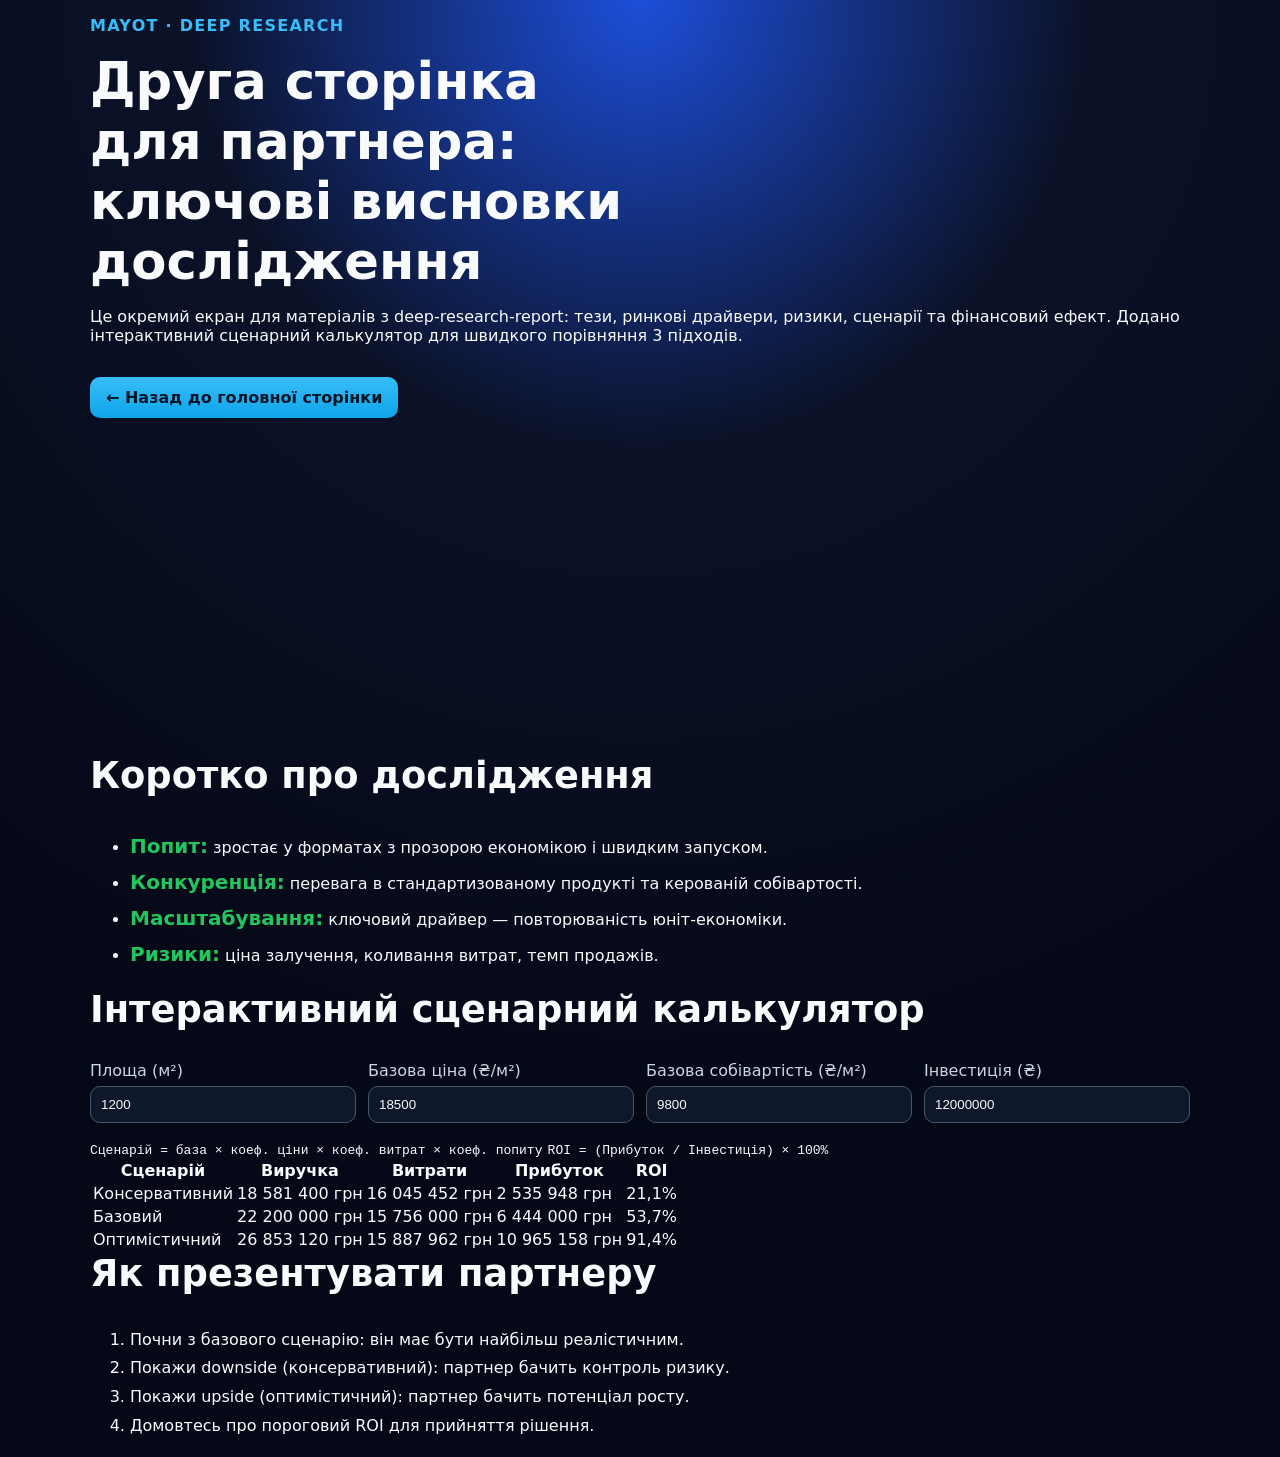
<file: research.html>
<!doctype html>
<html lang="uk">
  <head>
    <meta charset="UTF-8" />
    <meta name="viewport" content="width=device-width, initial-scale=1.0" />
    <title>MAYOT — Deep Research</title>
    <link rel="stylesheet" href="styles.css" />
  </head>
  <body>
    <header class="hero">
      <div class="hero__content wrapper">
        <p class="eyebrow">MAYOT · Deep Research</p>
        <h1>Друга сторінка для партнера: ключові висновки дослідження</h1>
        <p class="subtitle">
          Це окремий екран для матеріалів з deep-research-report: тези, ринкові
          драйвери, ризики, сценарії та фінансовий ефект. Додано інтерактивний
          сценарний калькулятор для швидкого порівняння 3 підходів.
        </p>
        <div class="actions">
          <a class="btn" href="index.html">← Назад до головної сторінки</a>
        </div>
      </div>
    </header>

    <main class="wrapper grid">
      <section class="card">
        <h2>Коротко про дослідження</h2>
        <ul>
          <li><strong>Попит:</strong> зростає у форматах з прозорою економікою і швидким запуском.</li>
          <li><strong>Конкуренція:</strong> перевага в стандартизованому продукті та керованій собівартості.</li>
          <li><strong>Масштабування:</strong> ключовий драйвер — повторюваність юніт-економіки.</li>
          <li><strong>Ризики:</strong> ціна залучення, коливання витрат, темп продажів.</li>
        </ul>
      </section>

      <section class="card">
        <h2>Інтерактивний сценарний калькулятор</h2>
        <div class="inputs">
          <label>
            Площа (м²)
            <input id="rArea" type="number" min="1" value="1200" />
          </label>
          <label>
            Базова ціна (₴/м²)
            <input id="rPrice" type="number" min="1" value="18500" />
          </label>
          <label>
            Базова собівартість (₴/м²)
            <input id="rCost" type="number" min="1" value="9800" />
          </label>
          <label>
            Інвестиція (₴)
            <input id="rInvestment" type="number" min="1" value="12000000" />
          </label>
        </div>

        <div class="formula">
          <code>Сценарій = база × коеф. ціни × коеф. витрат × коеф. попиту</code>
          <code>ROI = (Прибуток / Інвестиція) × 100%</code>
        </div>

        <div class="tableWrap">
          <table>
            <thead>
              <tr>
                <th>Сценарій</th>
                <th>Виручка</th>
                <th>Витрати</th>
                <th>Прибуток</th>
                <th>ROI</th>
              </tr>
            </thead>
            <tbody id="scenarioTable"></tbody>
          </table>
        </div>
      </section>

      <section class="card notes">
        <h2>Як презентувати партнеру</h2>
        <ol>
          <li>Почни з базового сценарію: він має бути найбільш реалістичним.</li>
          <li>Покажи downside (консервативний): партнер бачить контроль ризику.</li>
          <li>Покажи upside (оптимістичний): партнер бачить потенціал росту.</li>
          <li>Домовтесь про пороговий ROI для прийняття рішення.</li>
        </ol>
      </section>
    </main>

    <script src="research.js"></script>
  </body>
</html>
</file>
<file: styles.css>
:root {
  --bg: #050816;
  --surface: #0f172a;
  --panel: #1e293b;
  --text: #f8fafc;
  --muted: #cbd5e1;
  --accent: #38bdf8;
  --accent-strong: #0ea5e9;
  --positive: #22c55e;
}

* {
  box-sizing: border-box;
}

html {
  scroll-behavior: smooth;
}

body {
  margin: 0;
  font-family: Inter, system-ui, -apple-system, Segoe UI, Roboto, sans-serif;
  color: var(--text);
  background: radial-gradient(circle at top, #1d4ed8 0%, #0b1228 28%, var(--bg) 70%);
}

.wrapper {
  width: min(1100px, 92vw);
  margin: 0 auto;
}

.topbar {
  position: sticky;
  top: 0;
  z-index: 20;
  background: rgba(5, 8, 22, 0.8);
  backdrop-filter: blur(10px);
  border-bottom: 1px solid rgba(148, 163, 184, 0.2);
}

.topbar__inner {
  display: flex;
  align-items: center;
  justify-content: space-between;
  gap: 18px;
  padding: 12px 0;
}

.brand {
  color: var(--text);
  text-decoration: none;
  font-weight: 800;
  letter-spacing: 0.06em;
}

.menu {
  display: flex;
  flex-wrap: wrap;
  gap: 10px;
}

.menu a {
  color: var(--muted);
  text-decoration: none;
  padding: 6px 10px;
  border-radius: 999px;
  font-size: 0.9rem;
}

.menu a:hover {
  background: rgba(14, 165, 233, 0.18);
  color: var(--text);
}

.slide {
  min-height: 72vh;
  display: grid;
  align-items: center;
  padding: 44px 0;
}

.hero {
  min-height: 82vh;
}

.eyebrow {
  color: var(--accent);
  text-transform: uppercase;
  font-weight: 700;
  letter-spacing: 0.08em;
}

h1 {
  font-size: clamp(2rem, 4vw, 3.3rem);
  margin: 12px 0;
  max-width: 16ch;
}

h2 {
  font-size: clamp(1.6rem, 3vw, 2.3rem);
  margin-top: 0;
}

.lead {
  color: var(--muted);
  line-height: 1.6;
  max-width: 68ch;
}

.two-col {
  display: grid;
  grid-template-columns: 1.2fr 0.8fr;
  gap: 20px;
}

.cards,
.results {
  display: grid;
  grid-template-columns: repeat(auto-fit, minmax(190px, 1fr));
  gap: 12px;
}

.panel {
  background: linear-gradient(180deg, rgba(30, 41, 59, 0.92), rgba(15, 23, 42, 0.92));
  border: 1px solid rgba(148, 163, 184, 0.24);
  border-radius: 16px;
  padding: 16px;
}

ul,
ol {
  line-height: 1.8;
}

.btn {
  margin-top: 16px;
  display: inline-block;
  text-decoration: none;
  background: linear-gradient(180deg, var(--accent), var(--accent-strong));
  color: #001426;
  font-weight: 700;
  border-radius: 10px;
  padding: 11px 16px;
}

.inputs {
  margin: 16px 0;
  display: grid;
  gap: 12px;
  grid-template-columns: repeat(auto-fit, minmax(210px, 1fr));
}

label {
  display: grid;
  gap: 6px;
  color: var(--muted);
}

input {
  width: 100%;
  background: var(--surface);
  border: 1px solid #475569;
  border-radius: 10px;
  color: var(--text);
  padding: 10px;
}

strong {
  color: var(--positive);
  font-size: 1.25rem;
}

.muted {
  color: var(--muted);
}

.cta {
  text-align: center;
}

.timeline {
  padding-left: 18px;
}

@media (max-width: 900px) {
  .two-col {
    grid-template-columns: 1fr;
  }
}

@media (max-width: 700px) {
  .topbar__inner {
    flex-direction: column;
    align-items: flex-start;
  }

  .slide,
  .hero {
    min-height: auto;
    padding: 34px 0;
  }
}
</file>
